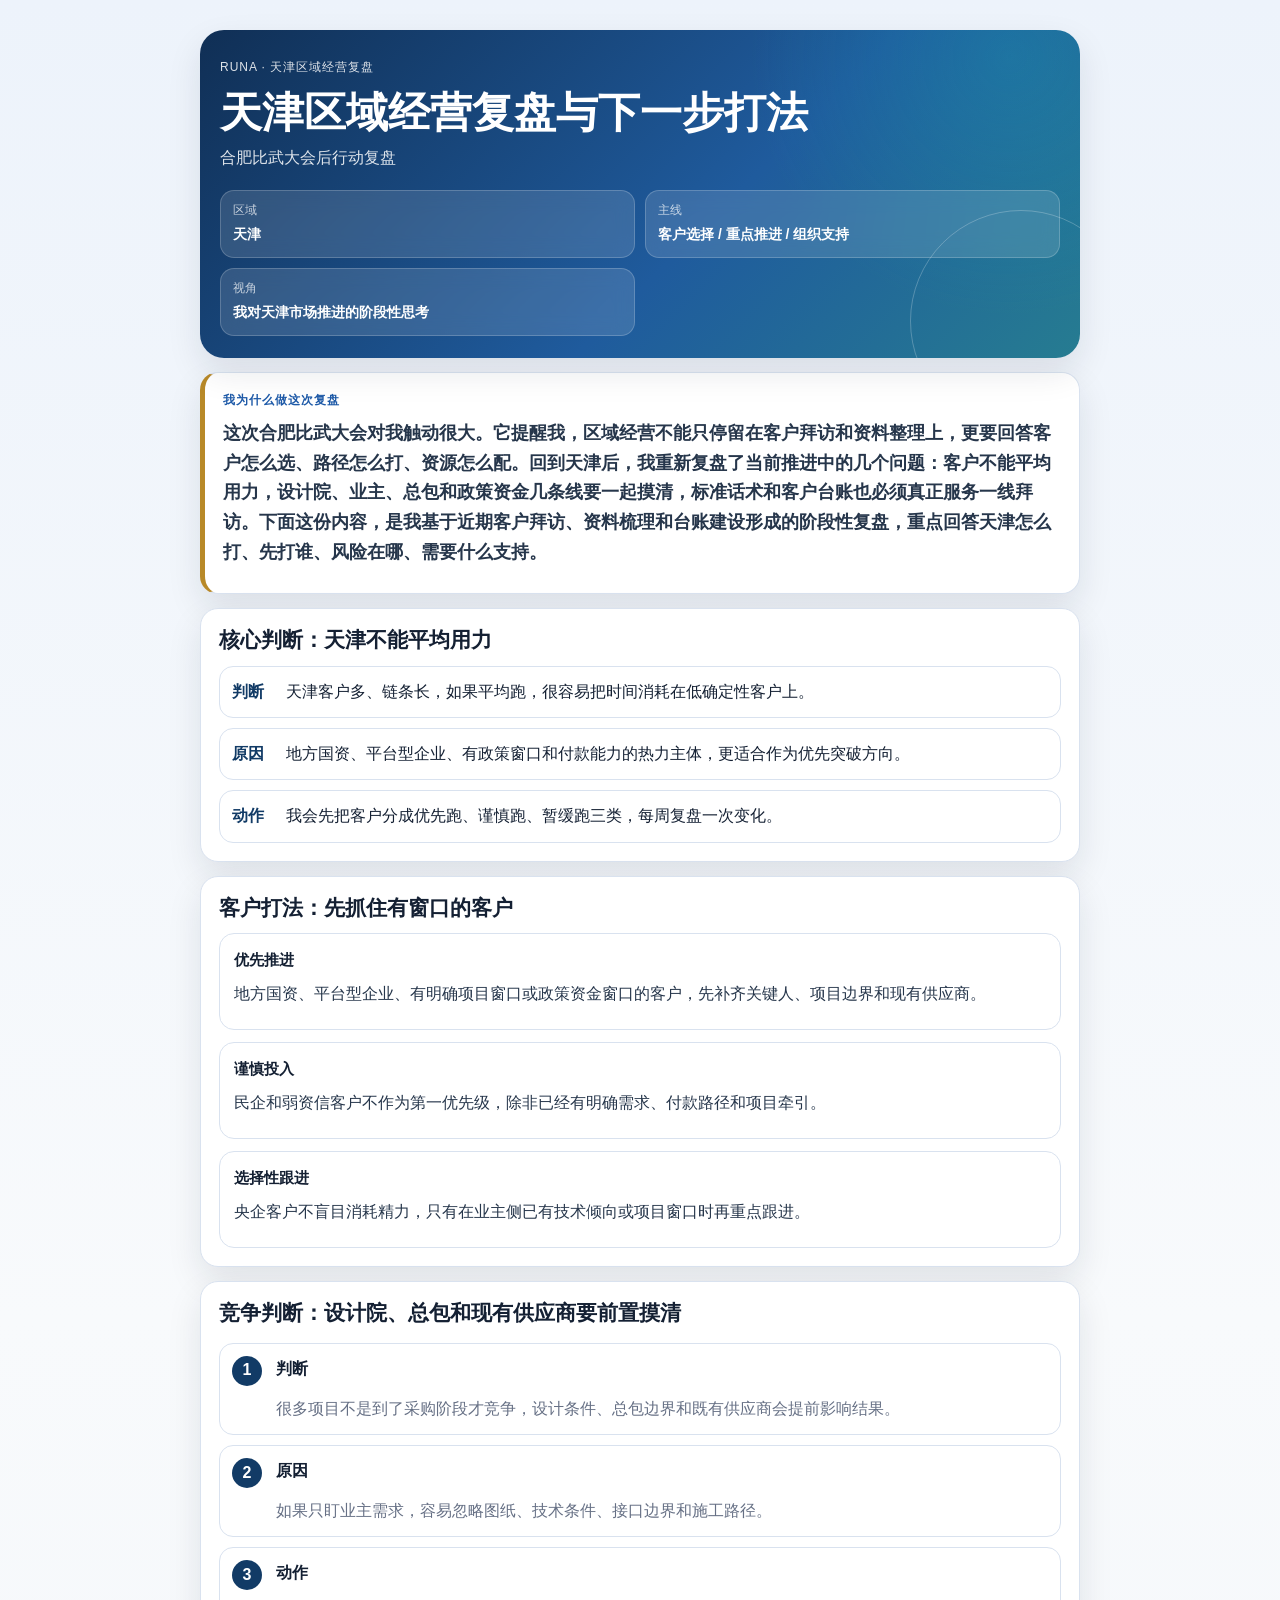
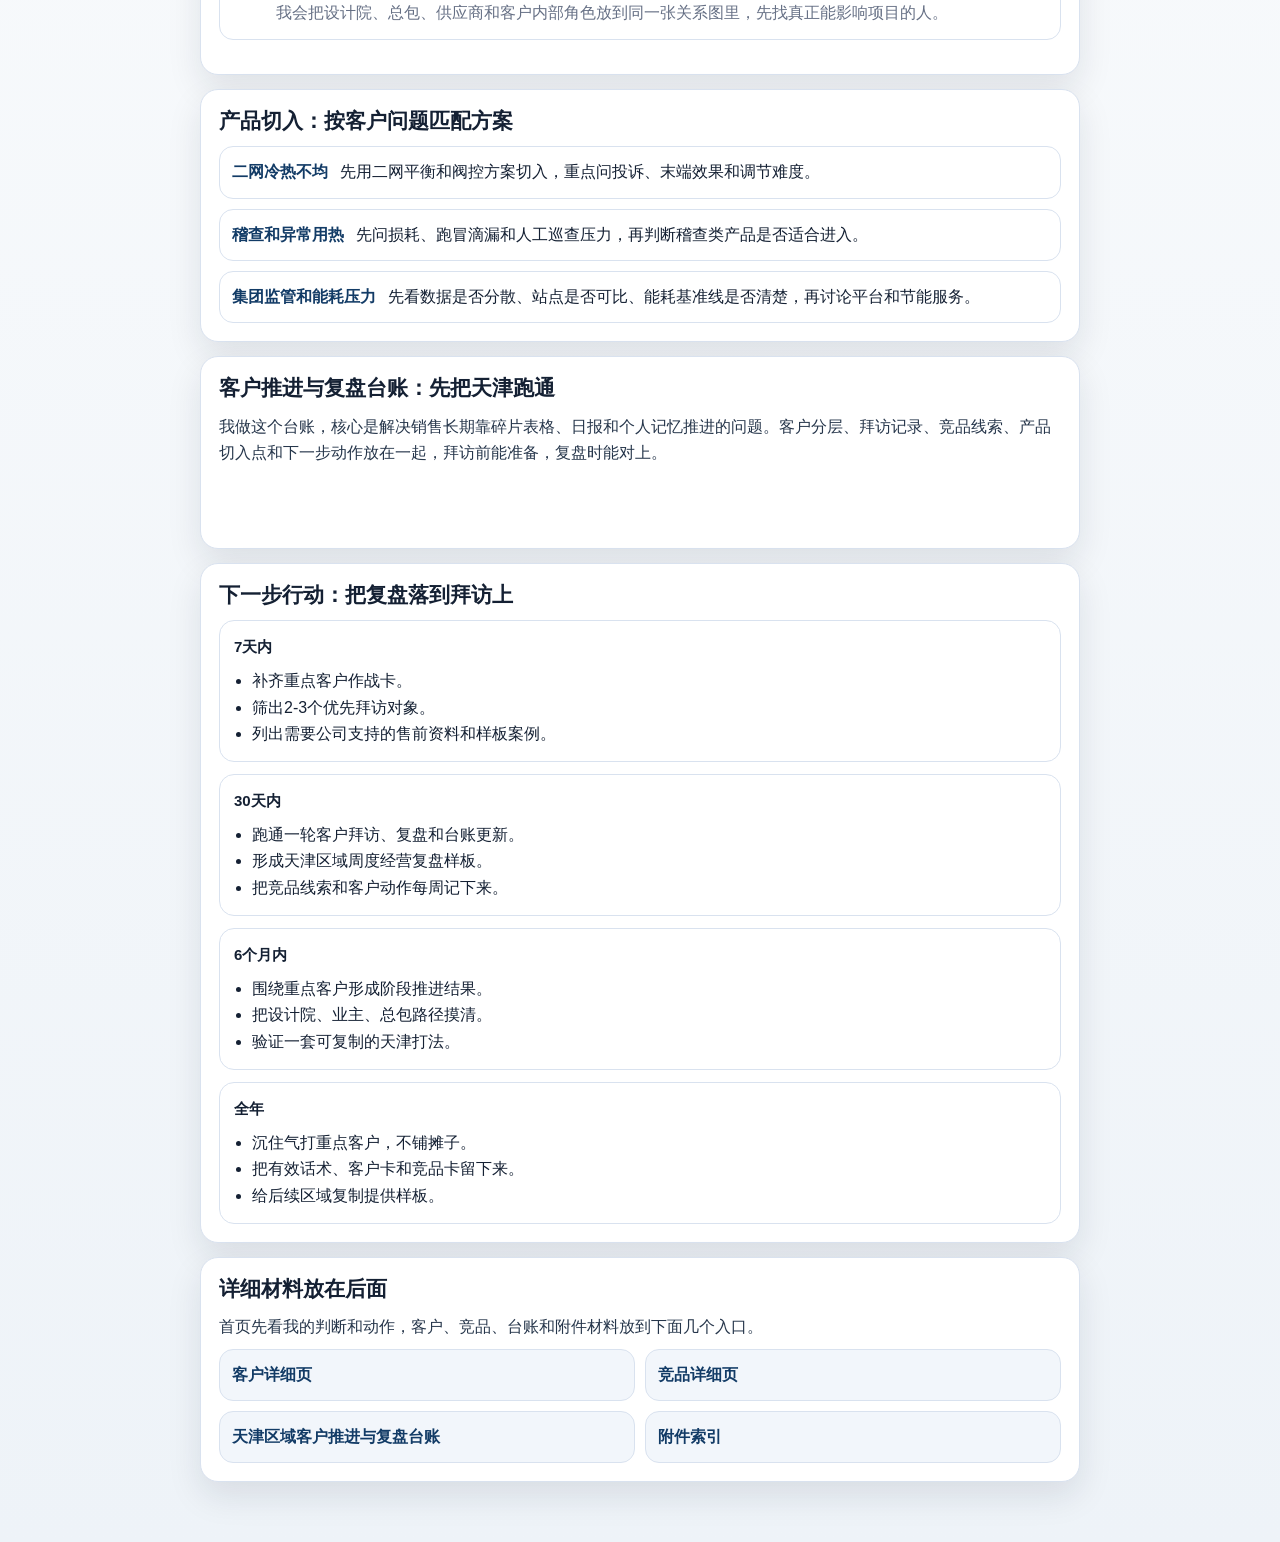
<file: index.html>
<!doctype html>
<html lang="zh-CN">
<head>
  <meta charset="utf-8">
  <meta name="viewport" content="width=device-width, initial-scale=1, viewport-fit=cover">
  <title>天津区域经营复盘与下一步打法</title>
  <link rel="stylesheet" href="assets/style.css">
</head>
<body>
<main class="page">
  <section class="hero">
    <div class="hero-mark">RUNA · 天津区域经营复盘</div>
    <h1>天津区域经营复盘与下一步打法</h1>
    <p class="subtitle">合肥比武大会后行动复盘</p>
    <div class="info-grid">
      <div><span>区域</span><b>天津</b></div>
      <div><span>主线</span><b>客户选择 / 重点推进 / 组织支持</b></div>
      <div><span>视角</span><b>我对天津市场推进的阶段性思考</b></div>
    </div>
  </section>

  <section class="judgement">
    <div class="eyebrow">我为什么做这次复盘</div>
    <p>这次合肥比武大会对我触动很大。它提醒我，区域经营不能只停留在客户拜访和资料整理上，更要回答客户怎么选、路径怎么打、资源怎么配。回到天津后，我重新复盘了当前推进中的几个问题：客户不能平均用力，设计院、业主、总包和政策资金几条线要一起摸清，标准话术和客户台账也必须真正服务一线拜访。下面这份内容，是我基于近期客户拜访、资料梳理和台账建设形成的阶段性复盘，重点回答天津怎么打、先打谁、风险在哪、需要什么支持。</p>
  </section>

  <section class="section">
    <h2>核心判断：天津不能平均用力</h2>
    <div class="strategy-list">
      <div><b>判断</b><span>天津客户多、链条长，如果平均跑，很容易把时间消耗在低确定性客户上。</span></div>
      <div><b>原因</b><span>地方国资、平台型企业、有政策窗口和付款能力的热力主体，更适合作为优先突破方向。</span></div>
      <div><b>动作</b><span>我会先把客户分成优先跑、谨慎跑、暂缓跑三类，每周复盘一次变化。</span></div>
    </div>
  </section>

  <section class="section">
    <h2>客户打法：先抓住有窗口的客户</h2>
    <div class="plan">
      <article class="plan-card"><h3>优先推进</h3><p>地方国资、平台型企业、有明确项目窗口或政策资金窗口的客户，先补齐关键人、项目边界和现有供应商。</p></article>
      <article class="plan-card"><h3>谨慎投入</h3><p>民企和弱资信客户不作为第一优先级，除非已经有明确需求、付款路径和项目牵引。</p></article>
      <article class="plan-card"><h3>选择性跟进</h3><p>央企客户不盲目消耗精力，只有在业主侧已有技术倾向或项目窗口时再重点跟进。</p></article>
    </div>
  </section>

  <section class="section">
    <h2>竞争判断：设计院、总包和现有供应商要前置摸清</h2>
    <ol class="timeline">
      <li><b>判断</b><span>很多项目不是到了采购阶段才竞争，设计条件、总包边界和既有供应商会提前影响结果。</span></li>
      <li><b>原因</b><span>如果只盯业主需求，容易忽略图纸、技术条件、接口边界和施工路径。</span></li>
      <li><b>动作</b><span>我会把设计院、总包、供应商和客户内部角色放到同一张关系图里，先找真正能影响项目的人。</span></li>
    </ol>
  </section>

  <section class="section">
    <h2>产品切入：按客户问题匹配方案</h2>
    <div class="strategy-list">
      <div><b>二网冷热不均</b><span>先用二网平衡和阀控方案切入，重点问投诉、末端效果和调节难度。</span></div>
      <div><b>稽查和异常用热</b><span>先问损耗、跑冒滴漏和人工巡查压力，再判断稽查类产品是否适合进入。</span></div>
      <div><b>集团监管和能耗压力</b><span>先看数据是否分散、站点是否可比、能耗基准线是否清楚，再讨论平台和节能服务。</span></div>
    </div>
  </section>

  <section class="section">
    <h2>客户推进与复盘台账：先把天津跑通</h2>
    <p>我做这个台账，核心是解决销售长期靠碎片表格、日报和个人记忆推进的问题。客户分层、拜访记录、竞品线索、产品切入点和下一步动作放在一起，拜访前能准备，复盘时能对上。</p>
    <div class="platform-points">
      <span>客户分层</span><span>拜访记录</span><span>竞品线索</span><span>产品切入点</span><span>下一步动作</span>
    </div>
  </section>

  <section class="section">
    <h2>下一步行动：把复盘落到拜访上</h2>
    <div class="plan">
      <article class="plan-card"><h3>7天内</h3><ul><li>补齐重点客户作战卡。</li><li>筛出2-3个优先拜访对象。</li><li>列出需要公司支持的售前资料和样板案例。</li></ul></article>
      <article class="plan-card"><h3>30天内</h3><ul><li>跑通一轮客户拜访、复盘和台账更新。</li><li>形成天津区域周度经营复盘样板。</li><li>把竞品线索和客户动作每周记下来。</li></ul></article>
      <article class="plan-card"><h3>6个月内</h3><ul><li>围绕重点客户形成阶段推进结果。</li><li>把设计院、业主、总包路径摸清。</li><li>验证一套可复制的天津打法。</li></ul></article>
      <article class="plan-card"><h3>全年</h3><ul><li>沉住气打重点客户，不铺摊子。</li><li>把有效话术、客户卡和竞品卡留下来。</li><li>给后续区域复制提供样板。</li></ul></article>
    </div>
  </section>

  <section class="section attachments">
    <h2>详细材料放在后面</h2>
    <p>首页先看我的判断和动作，客户、竞品、台账和附件材料放到下面几个入口。</p>
    <div class="link-grid">
      <a href="pages/customers.html">客户详细页</a>
      <a href="pages/competitors.html">竞品详细页</a>
      <a href="pages/platform.html">天津区域客户推进与复盘台账</a>
      <a href="pages/appendix.html">附件索引</a>
    </div>
  </section>
</main>
<button class="to-top" type="button" aria-label="回到顶部">↑</button>
<script src="assets/app.js"></script>
</body>
</html>
</file>
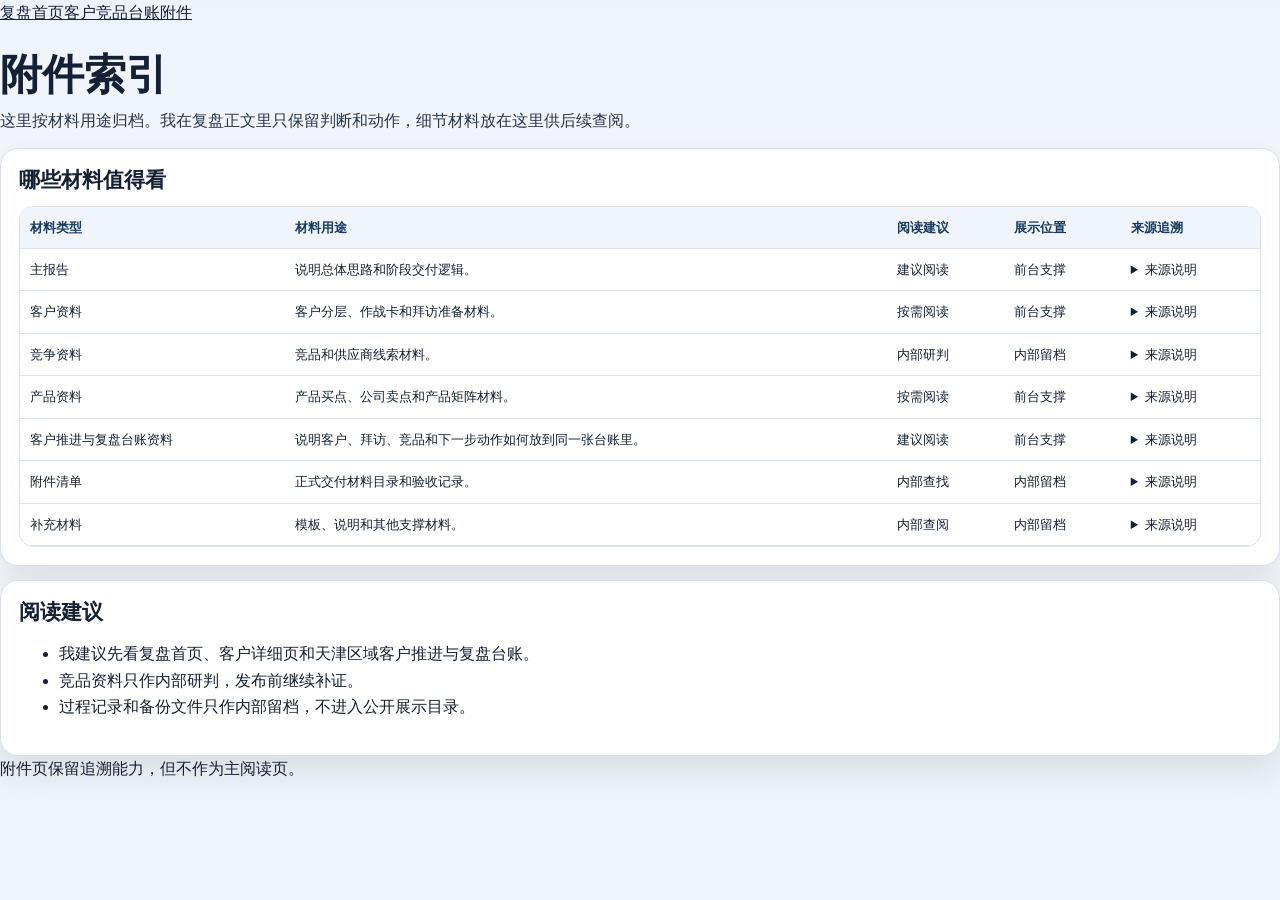
<file: pages/appendix.html>
<!doctype html>
<html lang="zh-CN">
<head><meta charset="utf-8"><meta name="viewport" content="width=device-width, initial-scale=1"><title>附件索引</title><link rel="stylesheet" href="../assets/style.css"></head>
<body>
<nav class="topnav"><a href="../index.html">复盘首页</a><a href="../pages/customers.html">客户</a><a href="../pages/competitors.html">竞品</a><a href="../pages/platform.html">台账</a><a href="../pages/appendix.html">附件</a></nav>
<main class="report subpage">
  <header class="page-head"><h1>附件索引</h1><p>这里按材料用途归档。我在复盘正文里只保留判断和动作，细节材料放在这里供后续查阅。</p></header>
  <section class="section"><h2>哪些材料值得看</h2><div class="table-wrap"><table><thead><tr><th>材料类型</th><th>材料用途</th><th>阅读建议</th><th>展示位置</th><th>来源追溯</th></tr></thead><tbody>
  <tr><td>主报告</td><td>说明总体思路和阶段交付逻辑。</td><td>建议阅读</td><td>前台支撑</td><td><details><summary>来源说明</summary>来自5月13日阶段材料中的主报告与主控文档说明材料。</details></td></tr>
  <tr><td>客户资料</td><td>客户分层、作战卡和拜访准备材料。</td><td>按需阅读</td><td>前台支撑</td><td><details><summary>来源说明</summary>来自天津区域阶段材料、客户分层材料、作战卡说明和验收记录。详细材料保留在本地附件清单中。</details></td></tr>
  <tr><td>竞争资料</td><td>竞品和供应商线索材料。</td><td>内部研判</td><td>内部留档</td><td><details><summary>来源说明</summary>来自产品卖点、供应商线索和竞争分析相关材料。发布前建议继续补证。</details></td></tr>
  <tr><td>产品资料</td><td>产品买点、公司卖点和产品矩阵材料。</td><td>按需阅读</td><td>前台支撑</td><td><details><summary>来源说明</summary>来自产品买点卖点表、公司卖点材料和产品矩阵说明。</details></td></tr>
  <tr><td>客户推进与复盘台账资料</td><td>说明客户、拜访、竞品和下一步动作如何放到同一张台账里。</td><td>建议阅读</td><td>前台支撑</td><td><details><summary>来源说明</summary>来自天津区域客户推进、复盘台账和阶段验收材料。</details></td></tr>
  <tr><td>附件清单</td><td>正式交付材料目录和验收记录。</td><td>内部查找</td><td>内部留档</td><td><details><summary>来源说明</summary>来自历次交付目录、附件清单和验收报告。用于查找文件，不在复盘首页展开。</details></td></tr>
  <tr><td>补充材料</td><td>模板、说明和其他支撑材料。</td><td>内部查阅</td><td>内部留档</td><td><details><summary>来源说明</summary>来自主控文档、模板说明和内部复用材料。</details></td></tr>
  </tbody></table></div></section>
  <section class="section"><h2>阅读建议</h2><ul class="clean-list"><li>我建议先看复盘首页、客户详细页和天津区域客户推进与复盘台账。</li><li>竞品资料只作内部研判，发布前继续补证。</li><li>过程记录和备份文件只作内部留档，不进入公开展示目录。</li></ul></section>
</main>
<button class="to-top" aria-label="返回顶部">↑</button><footer class="footer">附件页保留追溯能力，但不作为主阅读页。</footer><script src="../assets/app.js"></script>
</body></html>
</file>
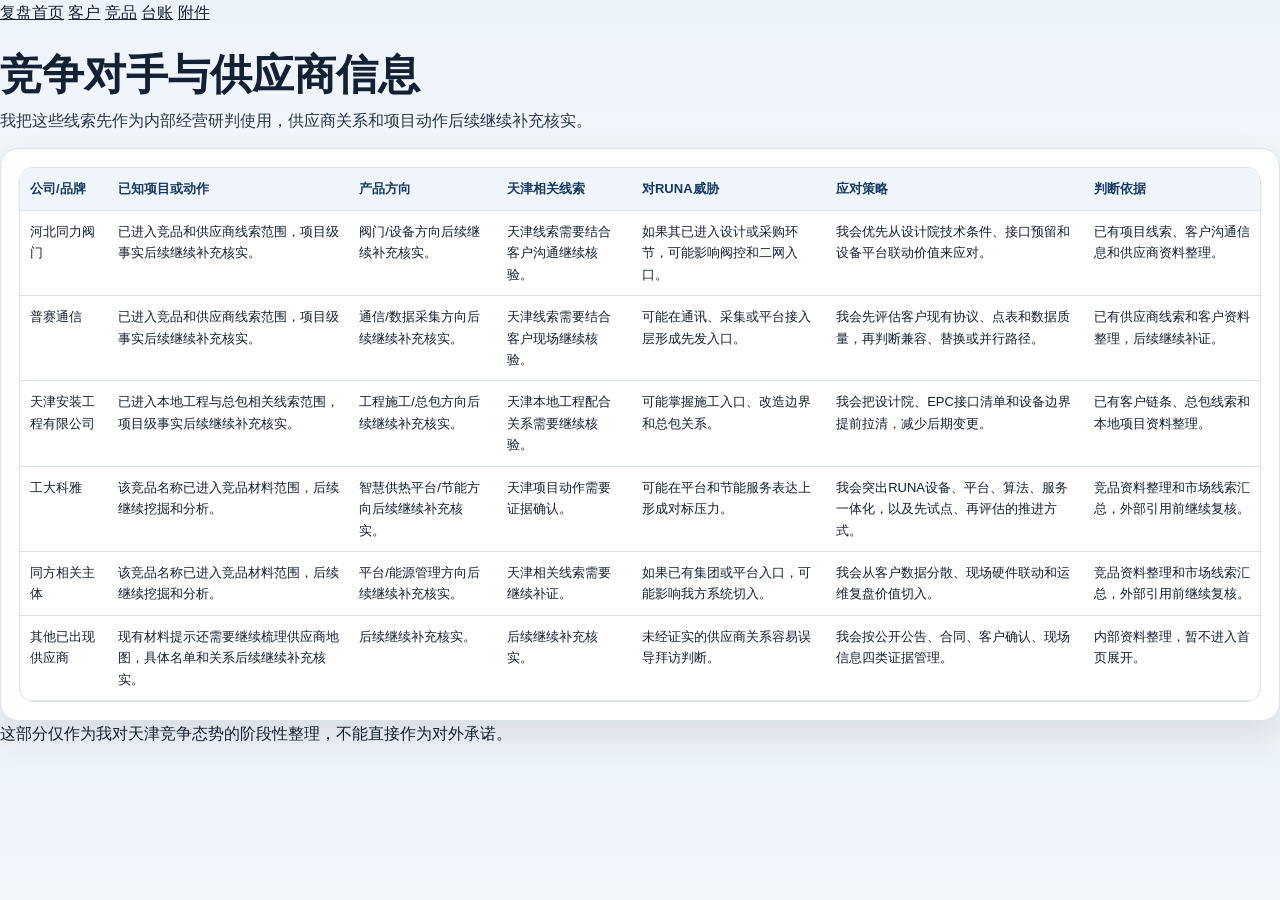
<file: pages/competitors.html>
<!doctype html>
<html lang="zh-CN">
<head>
  <meta charset="utf-8">
  <meta name="viewport" content="width=device-width, initial-scale=1">
  <title>竞争分析资料</title>
  <link rel="stylesheet" href="../assets/style.css">
</head>
<body>
<nav class="topnav">
  <a href="../index.html">复盘首页</a>
  <a href="../pages/customers.html">客户</a>
  <a href="../pages/competitors.html">竞品</a>
  <a href="../pages/platform.html">台账</a>
  <a href="../pages/appendix.html">附件</a>
</nav>
<main class="report subpage">
  <header class="page-head"><h1>竞争对手与供应商信息</h1><p>我把这些线索先作为内部经营研判使用，供应商关系和项目动作后续继续补充核实。</p></header>
  <section class="section"><div class="table-wrap"><table><thead><tr><th>公司/品牌</th><th>已知项目或动作</th><th>产品方向</th><th>天津相关线索</th><th>对RUNA威胁</th><th>应对策略</th><th>判断依据</th></tr></thead><tbody>
  <tr><td>河北同力阀门</td><td>已进入竞品和供应商线索范围，项目级事实后续继续补充核实。</td><td>阀门/设备方向后续继续补充核实。</td><td>天津线索需要结合客户沟通继续核验。</td><td>如果其已进入设计或采购环节，可能影响阀控和二网入口。</td><td>我会优先从设计院技术条件、接口预留和设备平台联动价值来应对。</td><td>已有项目线索、客户沟通信息和供应商资料整理。</td></tr>
  <tr><td>普赛通信</td><td>已进入竞品和供应商线索范围，项目级事实后续继续补充核实。</td><td>通信/数据采集方向后续继续补充核实。</td><td>天津线索需要结合客户现场继续核验。</td><td>可能在通讯、采集或平台接入层形成先发入口。</td><td>我会先评估客户现有协议、点表和数据质量，再判断兼容、替换或并行路径。</td><td>已有供应商线索和客户资料整理，后续继续补证。</td></tr>
  <tr><td>天津安装工程有限公司</td><td>已进入本地工程与总包相关线索范围，项目级事实后续继续补充核实。</td><td>工程施工/总包方向后续继续补充核实。</td><td>天津本地工程配合关系需要继续核验。</td><td>可能掌握施工入口、改造边界和总包关系。</td><td>我会把设计院、EPC接口清单和设备边界提前拉清，减少后期变更。</td><td>已有客户链条、总包线索和本地项目资料整理。</td></tr>
  <tr><td>工大科雅</td><td>该竞品名称已进入竞品材料范围，后续继续挖掘和分析。</td><td>智慧供热平台/节能方向后续继续补充核实。</td><td>天津项目动作需要证据确认。</td><td>可能在平台和节能服务表达上形成对标压力。</td><td>我会突出RUNA设备、平台、算法、服务一体化，以及先试点、再评估的推进方式。</td><td>竞品资料整理和市场线索汇总，外部引用前继续复核。</td></tr>
  <tr><td>同方相关主体</td><td>该竞品名称已进入竞品材料范围，后续继续挖掘和分析。</td><td>平台/能源管理方向后续继续补充核实。</td><td>天津相关线索需要继续补证。</td><td>如果已有集团或平台入口，可能影响我方系统切入。</td><td>我会从客户数据分散、现场硬件联动和运维复盘价值切入。</td><td>竞品资料整理和市场线索汇总，外部引用前继续复核。</td></tr>
  <tr><td>其他已出现供应商</td><td>现有材料提示还需要继续梳理供应商地图，具体名单和关系后续继续补充核实。</td><td>后续继续补充核实。</td><td>后续继续补充核实。</td><td>未经证实的供应商关系容易误导拜访判断。</td><td>我会按公开公告、合同、客户确认、现场信息四类证据管理。</td><td>内部资料整理，暂不进入首页展开。</td></tr>
  </tbody></table></div></section>
</main><button class="to-top" aria-label="返回顶部">↑</button>
<footer class="footer">这部分仅作为我对天津竞争态势的阶段性整理，不能直接作为对外承诺。</footer>
<script src="../assets/app.js"></script>
</body>
</html>
</file>
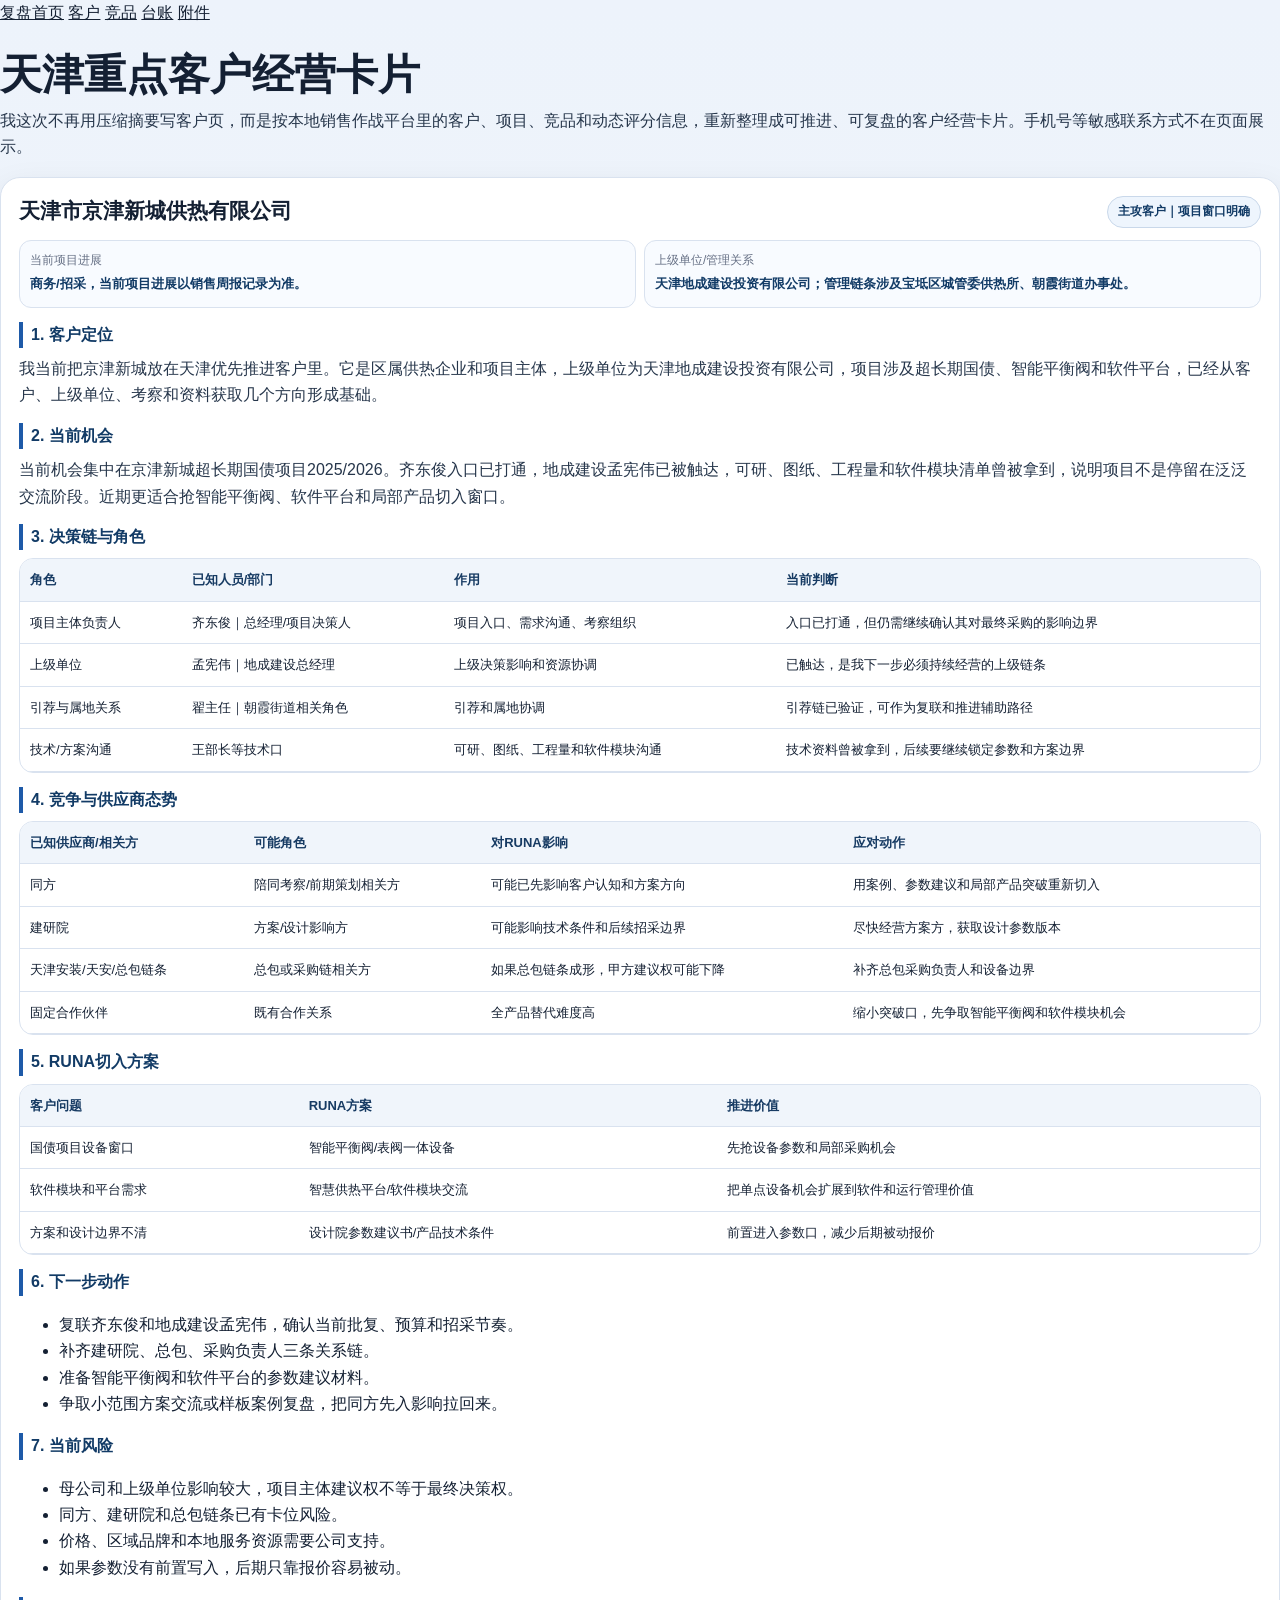
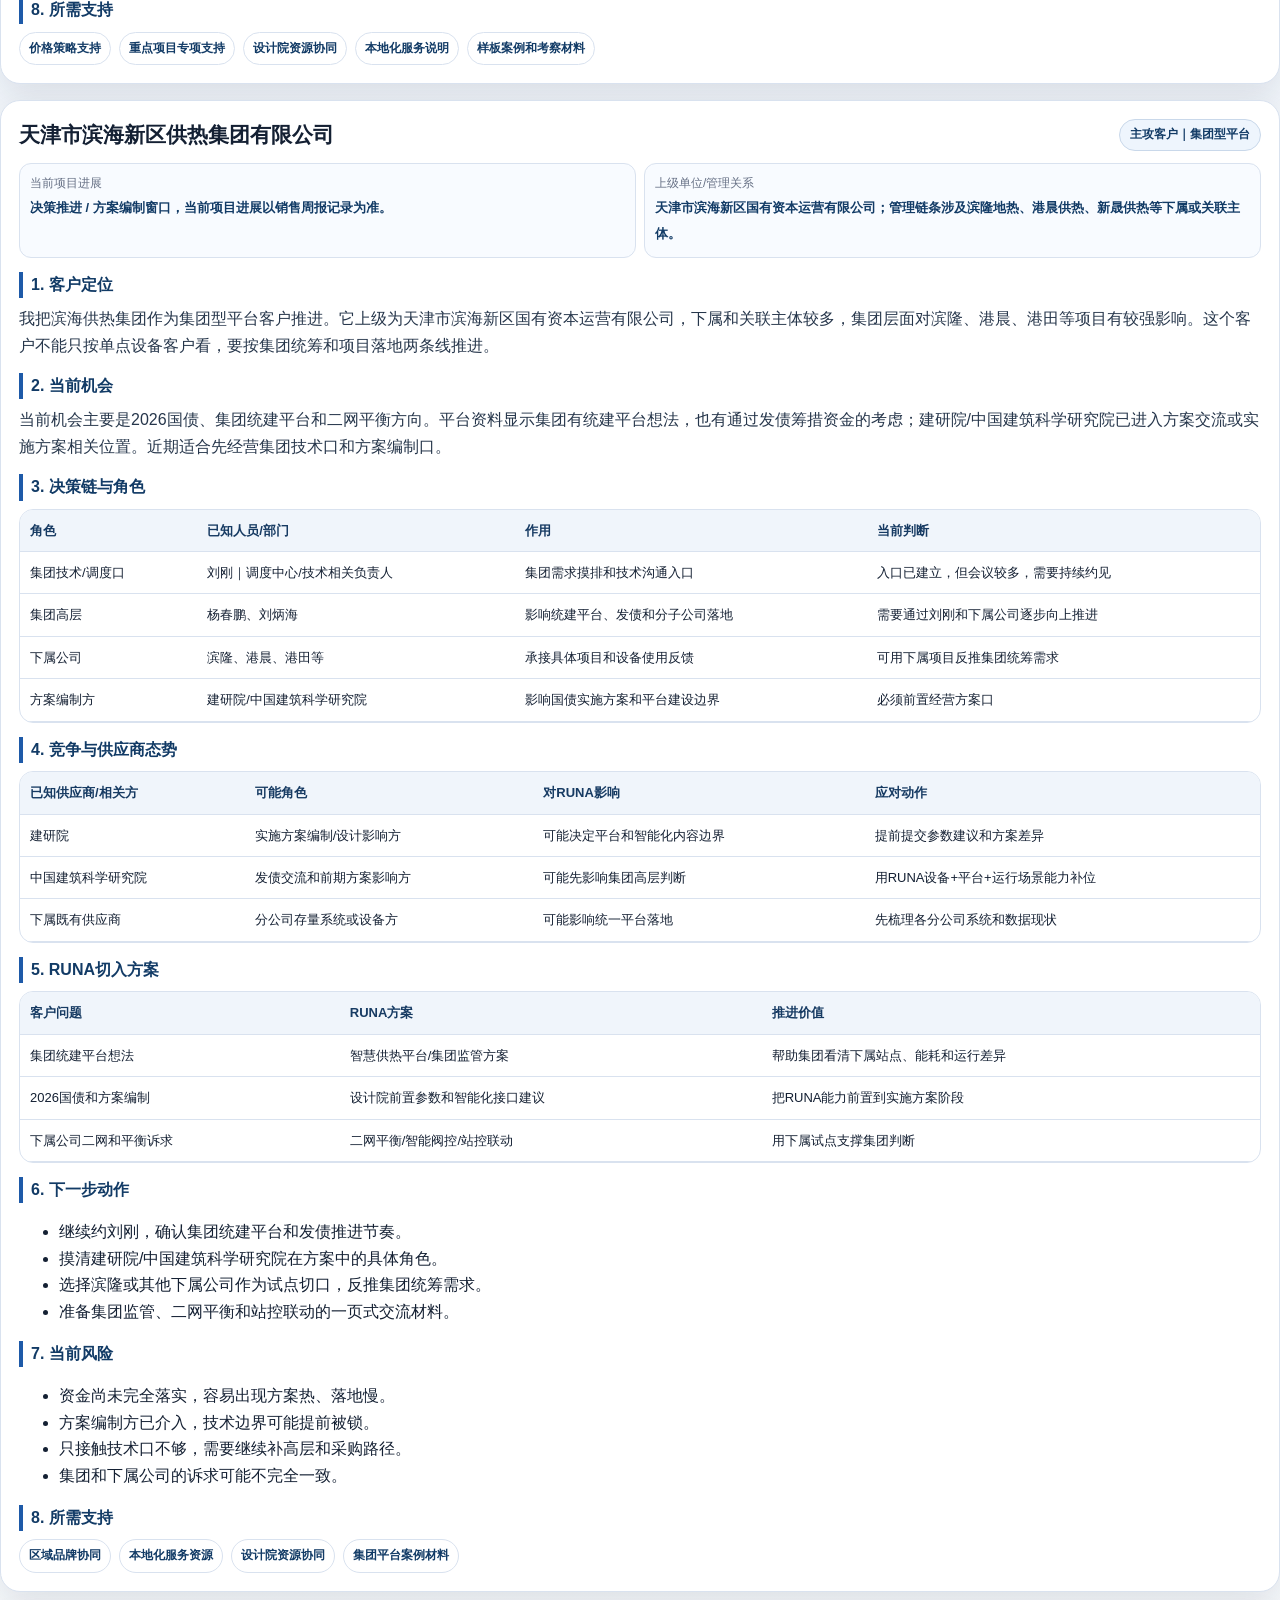
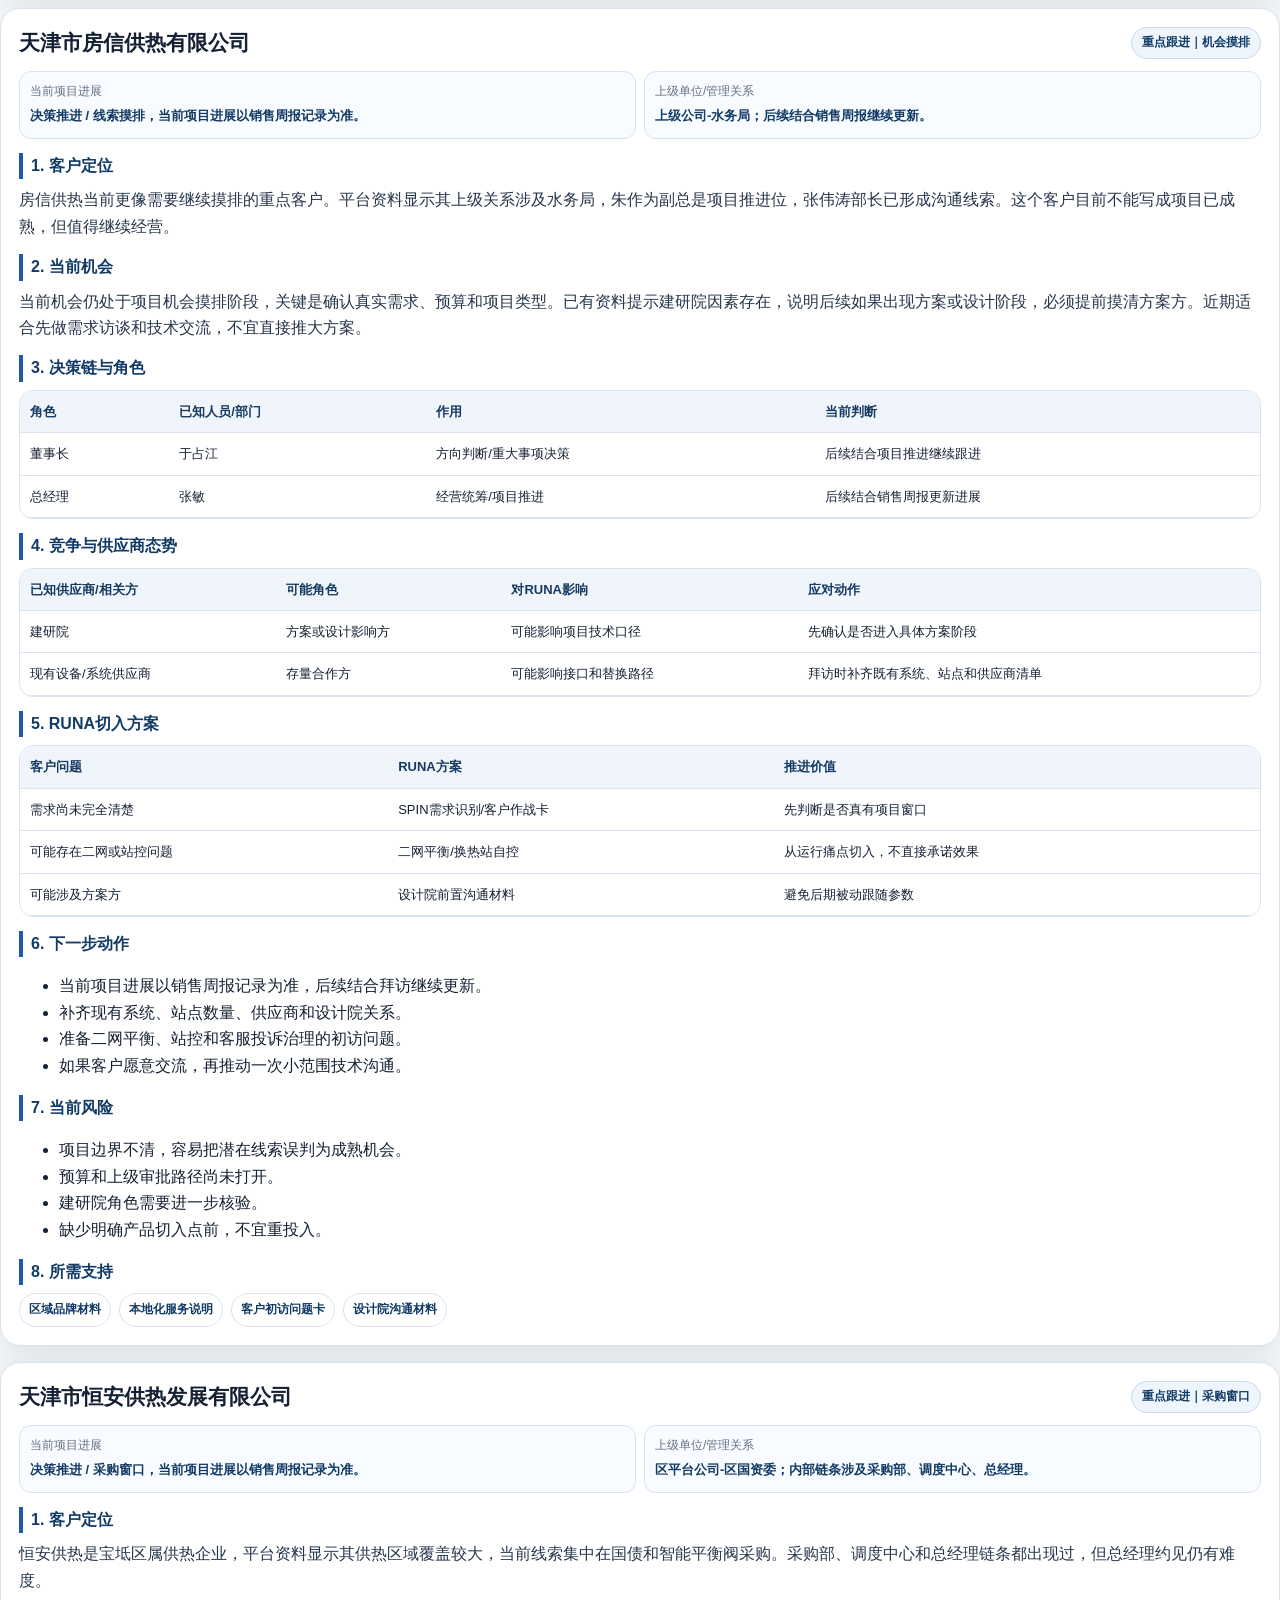
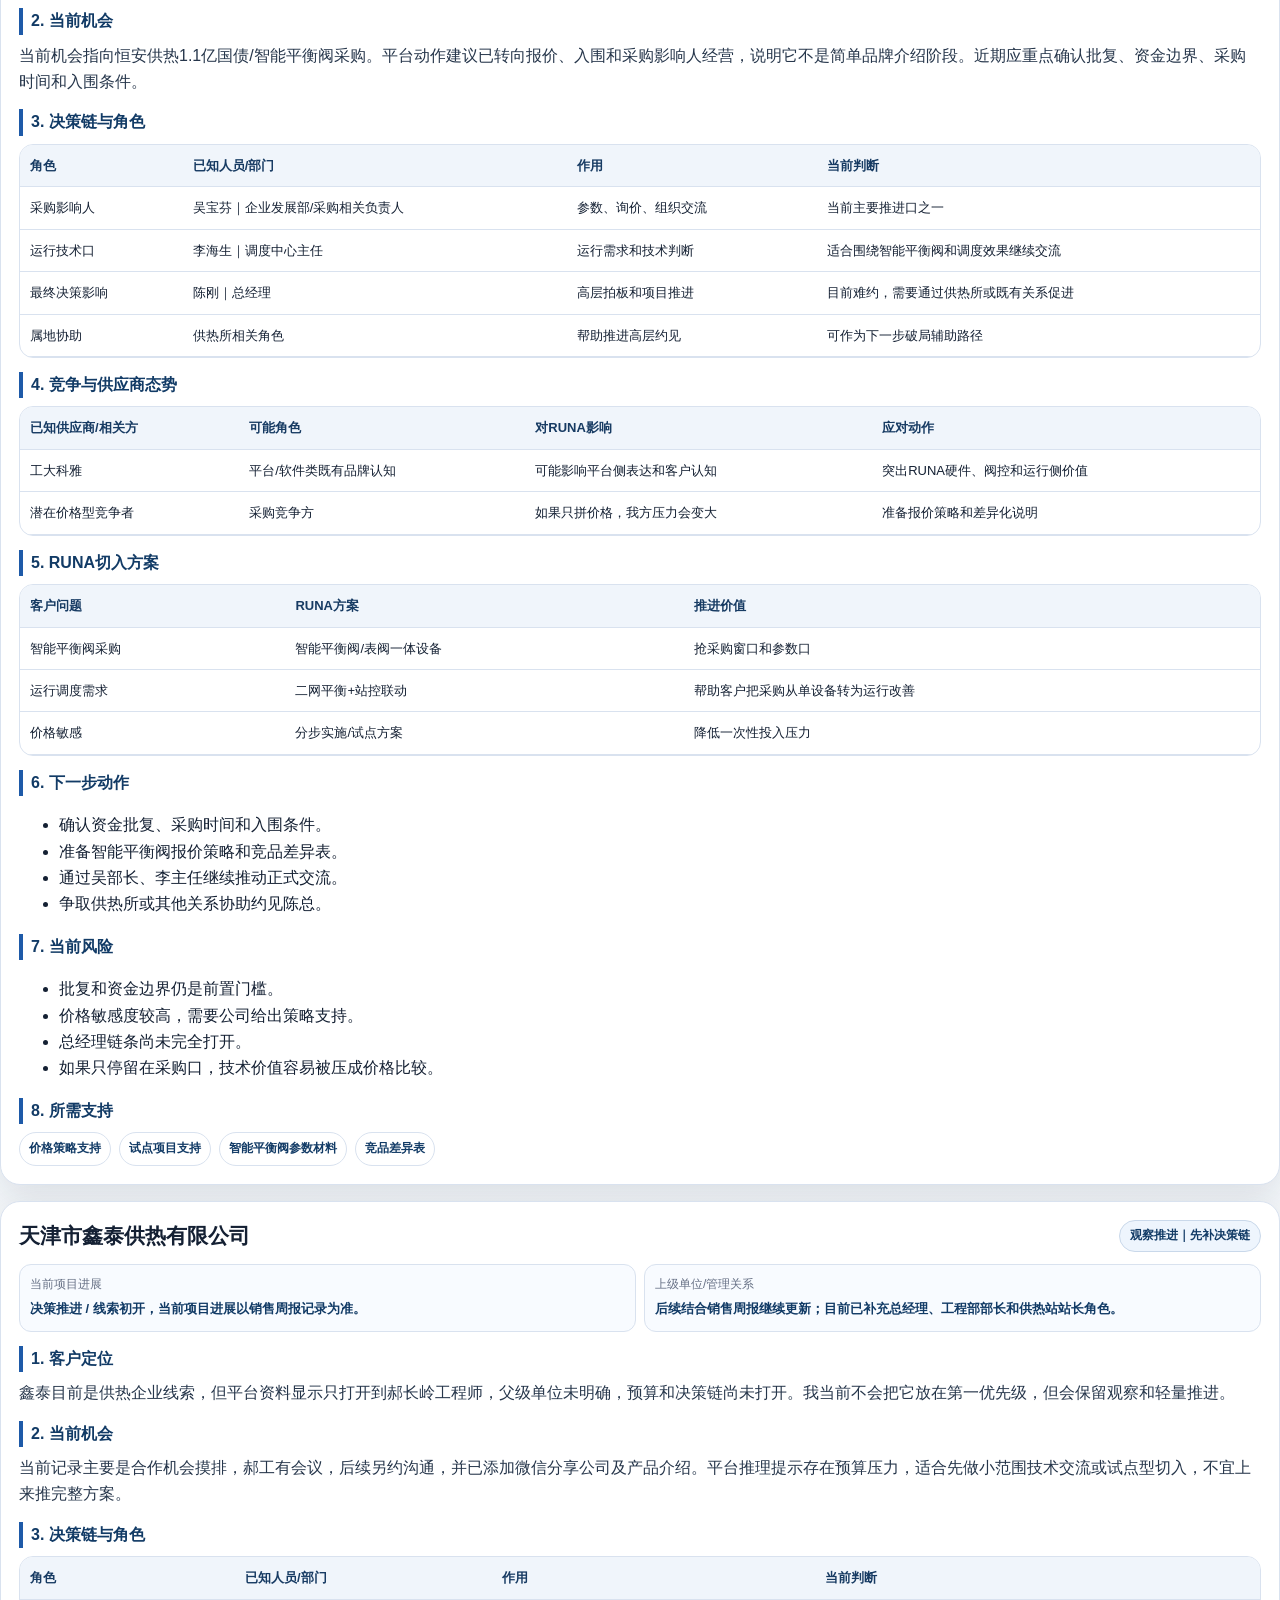
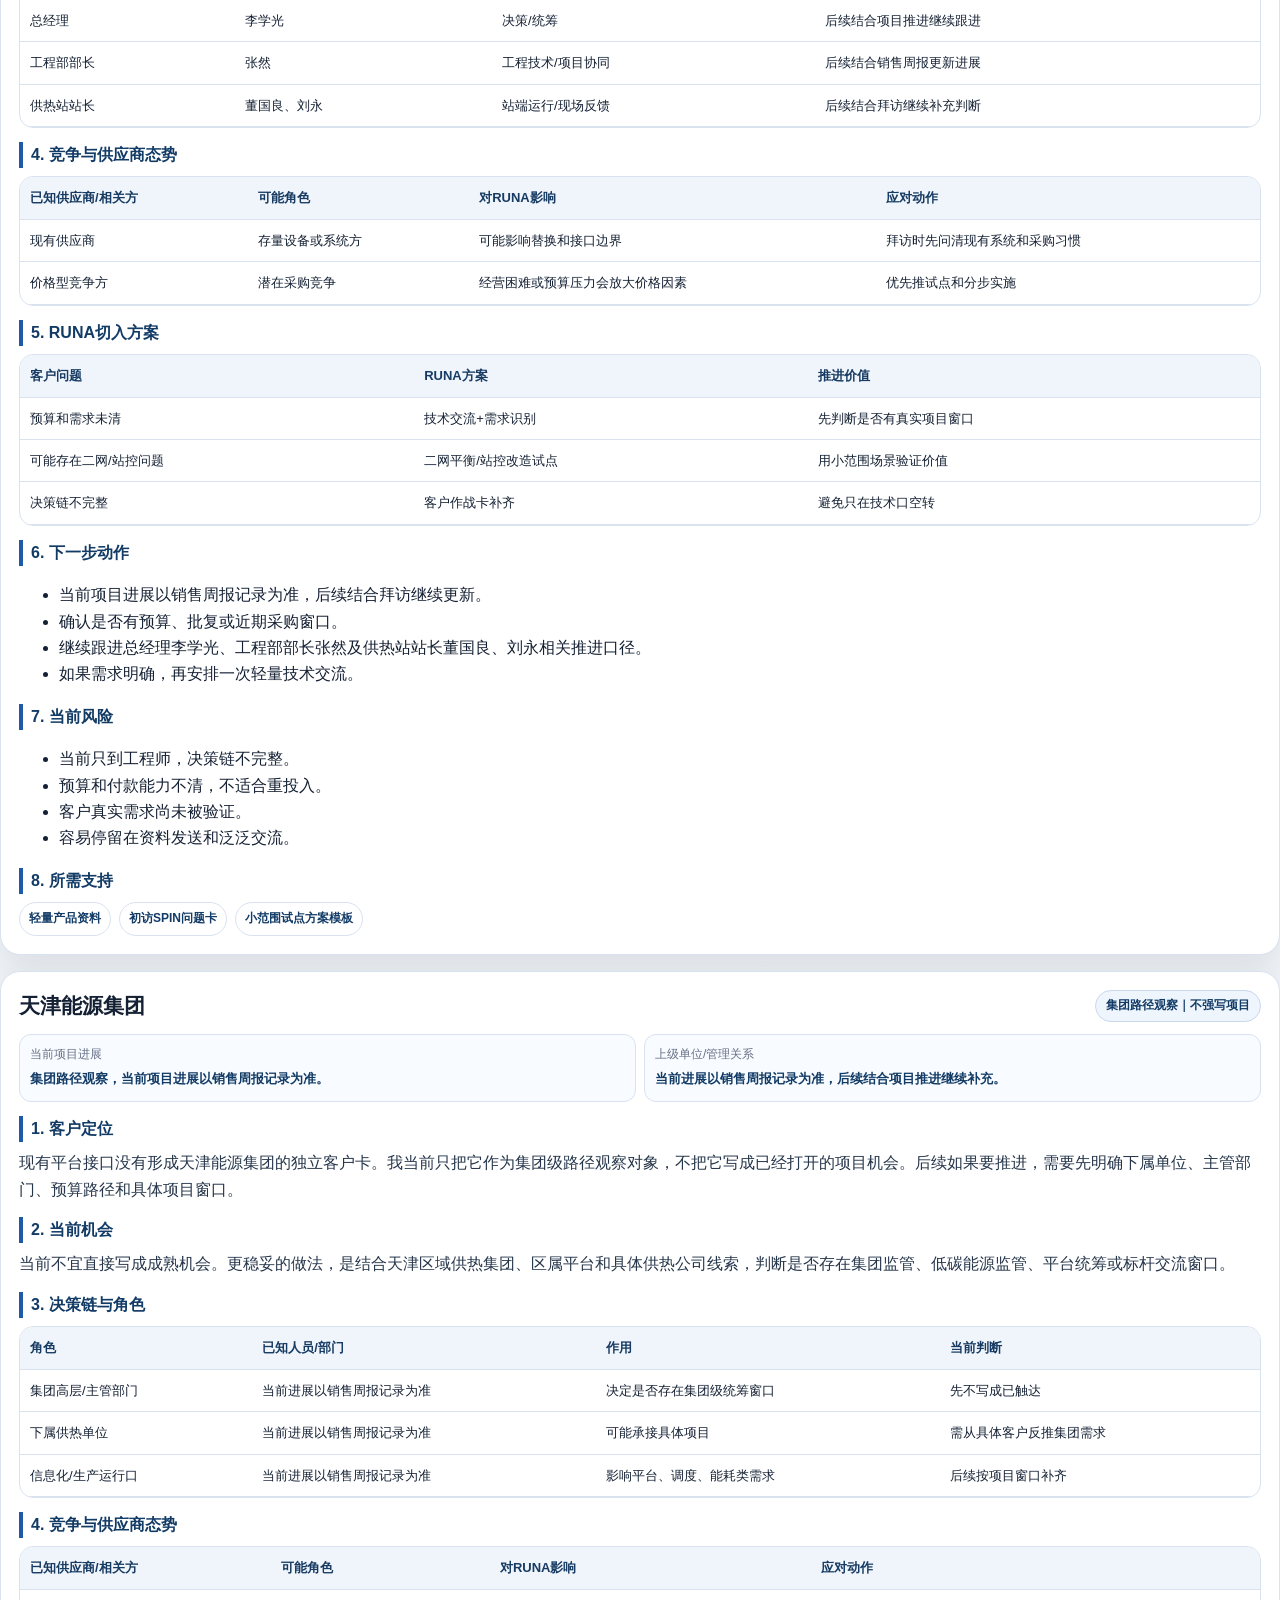
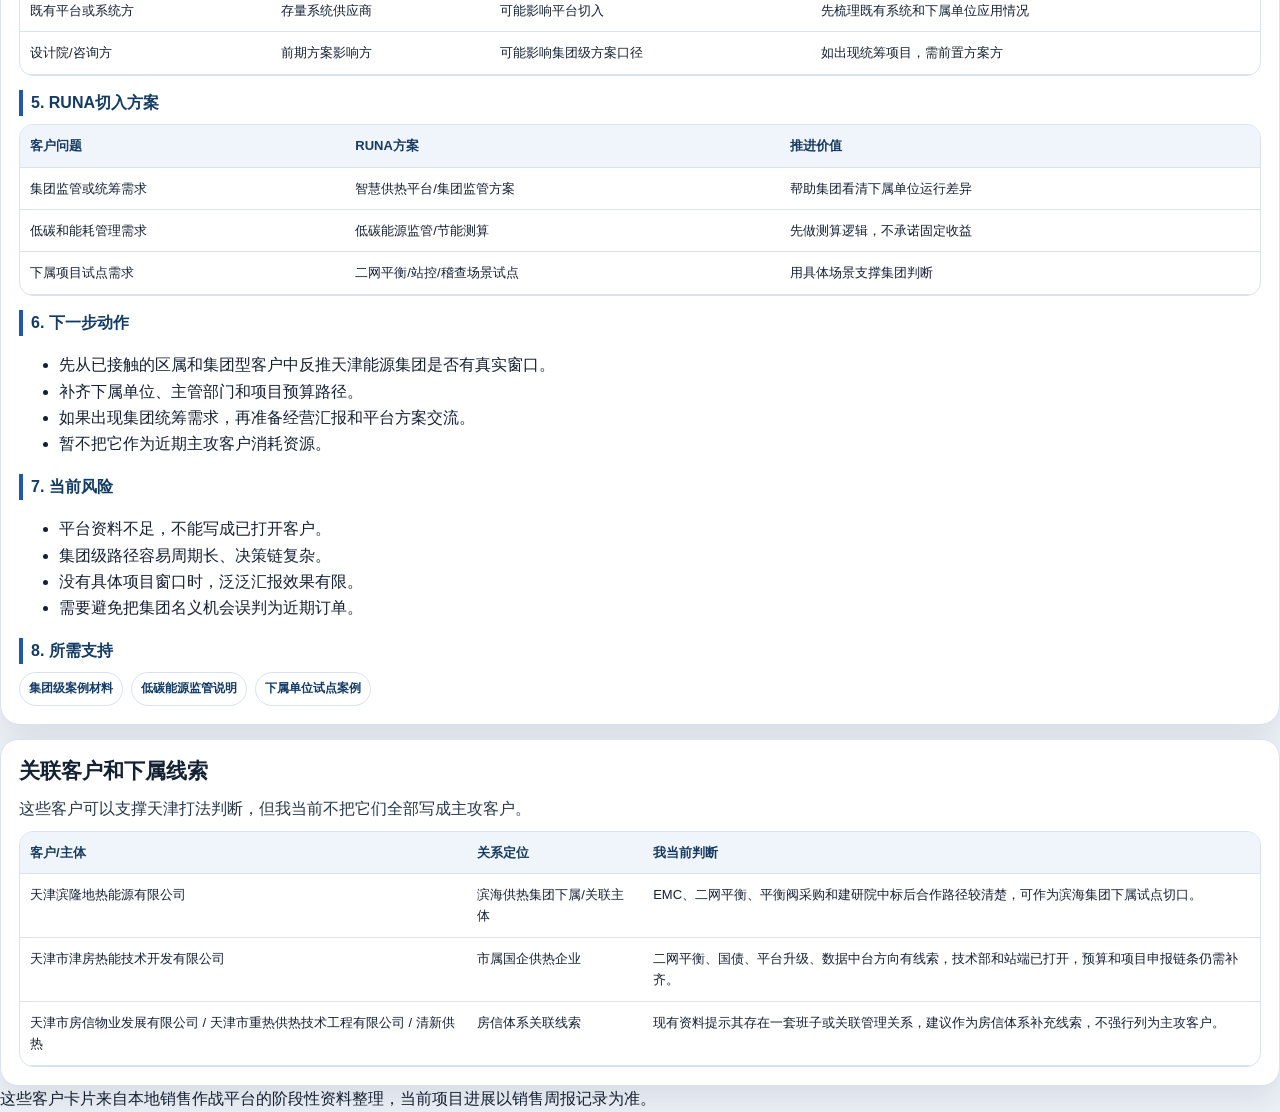
<file: pages/customers.html>
<!doctype html>
<html lang="zh-CN">
<head>
  <meta charset="utf-8">
  <meta name="viewport" content="width=device-width, initial-scale=1">
  <title>天津重点客户经营卡片</title>
  <link rel="stylesheet" href="../assets/style.css">
  <style>
    .customer-card{background:#fff;border:1px solid var(--line);box-shadow:var(--shadow);border-radius:20px;padding:18px;margin-top:16px}
    .customer-head{display:flex;flex-direction:column;gap:8px;margin-bottom:12px}
    .customer-head h2{margin:0}.badge{display:inline-flex;align-self:flex-start;border:1px solid #c9d8ea;background:#eef5fd;color:#123b66;border-radius:999px;padding:5px 10px;font-size:12px;font-weight:700}
    .meta-grid{display:grid;grid-template-columns:1fr;gap:8px;margin:12px 0}.meta-grid div{border:1px solid var(--line);border-radius:12px;background:#f8fbff;padding:10px}.meta-grid span{display:block;font-size:12px;color:var(--muted)}.meta-grid b{font-size:13px;color:var(--deep)}
    .block{margin-top:14px}.block h3{font-size:16px;color:var(--deep);border-left:4px solid var(--blue);padding-left:8px;margin:0 0 8px}.block p{margin:6px 0}.support-list{display:flex;flex-wrap:wrap;gap:8px}.support-list span{border:1px solid var(--line);border-radius:999px;background:#fff;padding:6px 9px;font-size:12px;color:var(--deep);font-weight:650}
    @media (min-width:720px){.meta-grid{grid-template-columns:1fr 1fr}.customer-head{flex-direction:row;align-items:center;justify-content:space-between}}
  </style>
</head>
<body>
<nav class="topnav">
  <a href="../index.html">复盘首页</a>
  <a href="../pages/customers.html">客户</a>
  <a href="../pages/competitors.html">竞品</a>
  <a href="../pages/platform.html">台账</a>
  <a href="../pages/appendix.html">附件</a>
</nav>
<main class="report subpage">
  <header class="page-head"><h1>天津重点客户经营卡片</h1><p>我这次不再用压缩摘要写客户页，而是按本地销售作战平台里的客户、项目、竞品和动态评分信息，重新整理成可推进、可复盘的客户经营卡片。手机号等敏感联系方式不在页面展示。</p></header>
  <section class="customer-card">
    <div class="customer-head"><h2>天津市京津新城供热有限公司</h2><span class="badge">主攻客户｜项目窗口明确</span></div>
    <div class="meta-grid"><div><span>当前项目进展</span><b>商务/招采，当前项目进展以销售周报记录为准。</b></div><div><span>上级单位/管理关系</span><b>天津地成建设投资有限公司；管理链条涉及宝坻区城管委供热所、朝霞街道办事处。</b></div></div>
    <div class="block"><h3>1. 客户定位</h3><p>我当前把京津新城放在天津优先推进客户里。它是区属供热企业和项目主体，上级单位为天津地成建设投资有限公司，项目涉及超长期国债、智能平衡阀和软件平台，已经从客户、上级单位、考察和资料获取几个方向形成基础。</p></div>
    <div class="block"><h3>2. 当前机会</h3><p>当前机会集中在京津新城超长期国债项目2025/2026。齐东俊入口已打通，地成建设孟宪伟已被触达，可研、图纸、工程量和软件模块清单曾被拿到，说明项目不是停留在泛泛交流阶段。近期更适合抢智能平衡阀、软件平台和局部产品切入窗口。</p></div>
    <div class="block"><h3>3. 决策链与角色</h3><div class="table-wrap"><table><thead><tr><th>角色</th><th>已知人员/部门</th><th>作用</th><th>当前判断</th></tr></thead><tbody><tr><td>项目主体负责人</td><td>齐东俊｜总经理/项目决策人</td><td>项目入口、需求沟通、考察组织</td><td>入口已打通，但仍需继续确认其对最终采购的影响边界</td></tr><tr><td>上级单位</td><td>孟宪伟｜地成建设总经理</td><td>上级决策影响和资源协调</td><td>已触达，是我下一步必须持续经营的上级链条</td></tr><tr><td>引荐与属地关系</td><td>翟主任｜朝霞街道相关角色</td><td>引荐和属地协调</td><td>引荐链已验证，可作为复联和推进辅助路径</td></tr><tr><td>技术/方案沟通</td><td>王部长等技术口</td><td>可研、图纸、工程量和软件模块沟通</td><td>技术资料曾被拿到，后续要继续锁定参数和方案边界</td></tr></tbody></table></div></div>
    <div class="block"><h3>4. 竞争与供应商态势</h3><div class="table-wrap"><table><thead><tr><th>已知供应商/相关方</th><th>可能角色</th><th>对RUNA影响</th><th>应对动作</th></tr></thead><tbody><tr><td>同方</td><td>陪同考察/前期策划相关方</td><td>可能已先影响客户认知和方案方向</td><td>用案例、参数建议和局部产品突破重新切入</td></tr><tr><td>建研院</td><td>方案/设计影响方</td><td>可能影响技术条件和后续招采边界</td><td>尽快经营方案方，获取设计参数版本</td></tr><tr><td>天津安装/天安/总包链条</td><td>总包或采购链相关方</td><td>如果总包链条成形，甲方建议权可能下降</td><td>补齐总包采购负责人和设备边界</td></tr><tr><td>固定合作伙伴</td><td>既有合作关系</td><td>全产品替代难度高</td><td>缩小突破口，先争取智能平衡阀和软件模块机会</td></tr></tbody></table></div></div>
    <div class="block"><h3>5. RUNA切入方案</h3><div class="table-wrap"><table><thead><tr><th>客户问题</th><th>RUNA方案</th><th>推进价值</th></tr></thead><tbody><tr><td>国债项目设备窗口</td><td>智能平衡阀/表阀一体设备</td><td>先抢设备参数和局部采购机会</td></tr><tr><td>软件模块和平台需求</td><td>智慧供热平台/软件模块交流</td><td>把单点设备机会扩展到软件和运行管理价值</td></tr><tr><td>方案和设计边界不清</td><td>设计院参数建议书/产品技术条件</td><td>前置进入参数口，减少后期被动报价</td></tr></tbody></table></div></div>
    <div class="block"><h3>6. 下一步动作</h3><ul class="clean-list"><li>复联齐东俊和地成建设孟宪伟，确认当前批复、预算和招采节奏。</li><li>补齐建研院、总包、采购负责人三条关系链。</li><li>准备智能平衡阀和软件平台的参数建议材料。</li><li>争取小范围方案交流或样板案例复盘，把同方先入影响拉回来。</li></ul></div>
    <div class="block"><h3>7. 当前风险</h3><ul class="clean-list"><li>母公司和上级单位影响较大，项目主体建议权不等于最终决策权。</li><li>同方、建研院和总包链条已有卡位风险。</li><li>价格、区域品牌和本地服务资源需要公司支持。</li><li>如果参数没有前置写入，后期只靠报价容易被动。</li></ul></div>
    <div class="block"><h3>8. 所需支持</h3><div class="support-list"><span>价格策略支持</span><span>重点项目专项支持</span><span>设计院资源协同</span><span>本地化服务说明</span><span>样板案例和考察材料</span></div></div>
  </section>
  <section class="customer-card">
    <div class="customer-head"><h2>天津市滨海新区供热集团有限公司</h2><span class="badge">主攻客户｜集团型平台</span></div>
    <div class="meta-grid"><div><span>当前项目进展</span><b>决策推进 / 方案编制窗口，当前项目进展以销售周报记录为准。</b></div><div><span>上级单位/管理关系</span><b>天津市滨海新区国有资本运营有限公司；管理链条涉及滨隆地热、港晨供热、新晟供热等下属或关联主体。</b></div></div>
    <div class="block"><h3>1. 客户定位</h3><p>我把滨海供热集团作为集团型平台客户推进。它上级为天津市滨海新区国有资本运营有限公司，下属和关联主体较多，集团层面对滨隆、港晨、港田等项目有较强影响。这个客户不能只按单点设备客户看，要按集团统筹和项目落地两条线推进。</p></div>
    <div class="block"><h3>2. 当前机会</h3><p>当前机会主要是2026国债、集团统建平台和二网平衡方向。平台资料显示集团有统建平台想法，也有通过发债筹措资金的考虑；建研院/中国建筑科学研究院已进入方案交流或实施方案相关位置。近期适合先经营集团技术口和方案编制口。</p></div>
    <div class="block"><h3>3. 决策链与角色</h3><div class="table-wrap"><table><thead><tr><th>角色</th><th>已知人员/部门</th><th>作用</th><th>当前判断</th></tr></thead><tbody><tr><td>集团技术/调度口</td><td>刘刚｜调度中心/技术相关负责人</td><td>集团需求摸排和技术沟通入口</td><td>入口已建立，但会议较多，需要持续约见</td></tr><tr><td>集团高层</td><td>杨春鹏、刘炳海</td><td>影响统建平台、发债和分子公司落地</td><td>需要通过刘刚和下属公司逐步向上推进</td></tr><tr><td>下属公司</td><td>滨隆、港晨、港田等</td><td>承接具体项目和设备使用反馈</td><td>可用下属项目反推集团统筹需求</td></tr><tr><td>方案编制方</td><td>建研院/中国建筑科学研究院</td><td>影响国债实施方案和平台建设边界</td><td>必须前置经营方案口</td></tr></tbody></table></div></div>
    <div class="block"><h3>4. 竞争与供应商态势</h3><div class="table-wrap"><table><thead><tr><th>已知供应商/相关方</th><th>可能角色</th><th>对RUNA影响</th><th>应对动作</th></tr></thead><tbody><tr><td>建研院</td><td>实施方案编制/设计影响方</td><td>可能决定平台和智能化内容边界</td><td>提前提交参数建议和方案差异</td></tr><tr><td>中国建筑科学研究院</td><td>发债交流和前期方案影响方</td><td>可能先影响集团高层判断</td><td>用RUNA设备+平台+运行场景能力补位</td></tr><tr><td>下属既有供应商</td><td>分公司存量系统或设备方</td><td>可能影响统一平台落地</td><td>先梳理各分公司系统和数据现状</td></tr></tbody></table></div></div>
    <div class="block"><h3>5. RUNA切入方案</h3><div class="table-wrap"><table><thead><tr><th>客户问题</th><th>RUNA方案</th><th>推进价值</th></tr></thead><tbody><tr><td>集团统建平台想法</td><td>智慧供热平台/集团监管方案</td><td>帮助集团看清下属站点、能耗和运行差异</td></tr><tr><td>2026国债和方案编制</td><td>设计院前置参数和智能化接口建议</td><td>把RUNA能力前置到实施方案阶段</td></tr><tr><td>下属公司二网和平衡诉求</td><td>二网平衡/智能阀控/站控联动</td><td>用下属试点支撑集团判断</td></tr></tbody></table></div></div>
    <div class="block"><h3>6. 下一步动作</h3><ul class="clean-list"><li>继续约刘刚，确认集团统建平台和发债推进节奏。</li><li>摸清建研院/中国建筑科学研究院在方案中的具体角色。</li><li>选择滨隆或其他下属公司作为试点切口，反推集团统筹需求。</li><li>准备集团监管、二网平衡和站控联动的一页式交流材料。</li></ul></div>
    <div class="block"><h3>7. 当前风险</h3><ul class="clean-list"><li>资金尚未完全落实，容易出现方案热、落地慢。</li><li>方案编制方已介入，技术边界可能提前被锁。</li><li>只接触技术口不够，需要继续补高层和采购路径。</li><li>集团和下属公司的诉求可能不完全一致。</li></ul></div>
    <div class="block"><h3>8. 所需支持</h3><div class="support-list"><span>区域品牌协同</span><span>本地化服务资源</span><span>设计院资源协同</span><span>集团平台案例材料</span></div></div>
  </section>
  <section class="customer-card">
    <div class="customer-head"><h2>天津市房信供热有限公司</h2><span class="badge">重点跟进｜机会摸排</span></div>
    <div class="meta-grid"><div><span>当前项目进展</span><b>决策推进 / 线索摸排，当前项目进展以销售周报记录为准。</b></div><div><span>上级单位/管理关系</span><b>上级公司-水务局；后续结合销售周报继续更新。</b></div></div>
    <div class="block"><h3>1. 客户定位</h3><p>房信供热当前更像需要继续摸排的重点客户。平台资料显示其上级关系涉及水务局，朱作为副总是项目推进位，张伟涛部长已形成沟通线索。这个客户目前不能写成项目已成熟，但值得继续经营。</p></div>
    <div class="block"><h3>2. 当前机会</h3><p>当前机会仍处于项目机会摸排阶段，关键是确认真实需求、预算和项目类型。已有资料提示建研院因素存在，说明后续如果出现方案或设计阶段，必须提前摸清方案方。近期适合先做需求访谈和技术交流，不宜直接推大方案。</p></div>
    <div class="block"><h3>3. 决策链与角色</h3><div class="table-wrap"><table><thead><tr><th>角色</th><th>已知人员/部门</th><th>作用</th><th>当前判断</th></tr></thead><tbody><tr><td>董事长</td><td>于占江</td><td>方向判断/重大事项决策</td><td>后续结合项目推进继续跟进</td></tr><tr><td>总经理</td><td>张敏</td><td>经营统筹/项目推进</td><td>后续结合销售周报更新进展</td></tr></tbody></table></div></div>
    <div class="block"><h3>4. 竞争与供应商态势</h3><div class="table-wrap"><table><thead><tr><th>已知供应商/相关方</th><th>可能角色</th><th>对RUNA影响</th><th>应对动作</th></tr></thead><tbody><tr><td>建研院</td><td>方案或设计影响方</td><td>可能影响项目技术口径</td><td>先确认是否进入具体方案阶段</td></tr><tr><td>现有设备/系统供应商</td><td>存量合作方</td><td>可能影响接口和替换路径</td><td>拜访时补齐既有系统、站点和供应商清单</td></tr></tbody></table></div></div>
    <div class="block"><h3>5. RUNA切入方案</h3><div class="table-wrap"><table><thead><tr><th>客户问题</th><th>RUNA方案</th><th>推进价值</th></tr></thead><tbody><tr><td>需求尚未完全清楚</td><td>SPIN需求识别/客户作战卡</td><td>先判断是否真有项目窗口</td></tr><tr><td>可能存在二网或站控问题</td><td>二网平衡/换热站自控</td><td>从运行痛点切入，不直接承诺效果</td></tr><tr><td>可能涉及方案方</td><td>设计院前置沟通材料</td><td>避免后期被动跟随参数</td></tr></tbody></table></div></div>
    <div class="block"><h3>6. 下一步动作</h3><ul class="clean-list"><li>当前项目进展以销售周报记录为准，后续结合拜访继续更新。</li><li>补齐现有系统、站点数量、供应商和设计院关系。</li><li>准备二网平衡、站控和客服投诉治理的初访问题。</li><li>如果客户愿意交流，再推动一次小范围技术沟通。</li></ul></div>
    <div class="block"><h3>7. 当前风险</h3><ul class="clean-list"><li>项目边界不清，容易把潜在线索误判为成熟机会。</li><li>预算和上级审批路径尚未打开。</li><li>建研院角色需要进一步核验。</li><li>缺少明确产品切入点前，不宜重投入。</li></ul></div>
    <div class="block"><h3>8. 所需支持</h3><div class="support-list"><span>区域品牌材料</span><span>本地化服务说明</span><span>客户初访问题卡</span><span>设计院沟通材料</span></div></div>
  </section>
  <section class="customer-card">
    <div class="customer-head"><h2>天津市恒安供热发展有限公司</h2><span class="badge">重点跟进｜采购窗口</span></div>
    <div class="meta-grid"><div><span>当前项目进展</span><b>决策推进 / 采购窗口，当前项目进展以销售周报记录为准。</b></div><div><span>上级单位/管理关系</span><b>区平台公司-区国资委；内部链条涉及采购部、调度中心、总经理。</b></div></div>
    <div class="block"><h3>1. 客户定位</h3><p>恒安供热是宝坻区属供热企业，平台资料显示其供热区域覆盖较大，当前线索集中在国债和智能平衡阀采购。采购部、调度中心和总经理链条都出现过，但总经理约见仍有难度。</p></div>
    <div class="block"><h3>2. 当前机会</h3><p>当前机会指向恒安供热1.1亿国债/智能平衡阀采购。平台动作建议已转向报价、入围和采购影响人经营，说明它不是简单品牌介绍阶段。近期应重点确认批复、资金边界、采购时间和入围条件。</p></div>
    <div class="block"><h3>3. 决策链与角色</h3><div class="table-wrap"><table><thead><tr><th>角色</th><th>已知人员/部门</th><th>作用</th><th>当前判断</th></tr></thead><tbody><tr><td>采购影响人</td><td>吴宝芬｜企业发展部/采购相关负责人</td><td>参数、询价、组织交流</td><td>当前主要推进口之一</td></tr><tr><td>运行技术口</td><td>李海生｜调度中心主任</td><td>运行需求和技术判断</td><td>适合围绕智能平衡阀和调度效果继续交流</td></tr><tr><td>最终决策影响</td><td>陈刚｜总经理</td><td>高层拍板和项目推进</td><td>目前难约，需要通过供热所或既有关系促进</td></tr><tr><td>属地协助</td><td>供热所相关角色</td><td>帮助推进高层约见</td><td>可作为下一步破局辅助路径</td></tr></tbody></table></div></div>
    <div class="block"><h3>4. 竞争与供应商态势</h3><div class="table-wrap"><table><thead><tr><th>已知供应商/相关方</th><th>可能角色</th><th>对RUNA影响</th><th>应对动作</th></tr></thead><tbody><tr><td>工大科雅</td><td>平台/软件类既有品牌认知</td><td>可能影响平台侧表达和客户认知</td><td>突出RUNA硬件、阀控和运行侧价值</td></tr><tr><td>潜在价格型竞争者</td><td>采购竞争方</td><td>如果只拼价格，我方压力会变大</td><td>准备报价策略和差异化说明</td></tr></tbody></table></div></div>
    <div class="block"><h3>5. RUNA切入方案</h3><div class="table-wrap"><table><thead><tr><th>客户问题</th><th>RUNA方案</th><th>推进价值</th></tr></thead><tbody><tr><td>智能平衡阀采购</td><td>智能平衡阀/表阀一体设备</td><td>抢采购窗口和参数口</td></tr><tr><td>运行调度需求</td><td>二网平衡+站控联动</td><td>帮助客户把采购从单设备转为运行改善</td></tr><tr><td>价格敏感</td><td>分步实施/试点方案</td><td>降低一次性投入压力</td></tr></tbody></table></div></div>
    <div class="block"><h3>6. 下一步动作</h3><ul class="clean-list"><li>确认资金批复、采购时间和入围条件。</li><li>准备智能平衡阀报价策略和竞品差异表。</li><li>通过吴部长、李主任继续推动正式交流。</li><li>争取供热所或其他关系协助约见陈总。</li></ul></div>
    <div class="block"><h3>7. 当前风险</h3><ul class="clean-list"><li>批复和资金边界仍是前置门槛。</li><li>价格敏感度较高，需要公司给出策略支持。</li><li>总经理链条尚未完全打开。</li><li>如果只停留在采购口，技术价值容易被压成价格比较。</li></ul></div>
    <div class="block"><h3>8. 所需支持</h3><div class="support-list"><span>价格策略支持</span><span>试点项目支持</span><span>智能平衡阀参数材料</span><span>竞品差异表</span></div></div>
  </section>
  <section class="customer-card">
    <div class="customer-head"><h2>天津市鑫泰供热有限公司</h2><span class="badge">观察推进｜先补决策链</span></div>
    <div class="meta-grid"><div><span>当前项目进展</span><b>决策推进 / 线索初开，当前项目进展以销售周报记录为准。</b></div><div><span>上级单位/管理关系</span><b>后续结合销售周报继续更新；目前已补充总经理、工程部部长和供热站站长角色。</b></div></div>
    <div class="block"><h3>1. 客户定位</h3><p>鑫泰目前是供热企业线索，但平台资料显示只打开到郝长岭工程师，父级单位未明确，预算和决策链尚未打开。我当前不会把它放在第一优先级，但会保留观察和轻量推进。</p></div>
    <div class="block"><h3>2. 当前机会</h3><p>当前记录主要是合作机会摸排，郝工有会议，后续另约沟通，并已添加微信分享公司及产品介绍。平台推理提示存在预算压力，适合先做小范围技术交流或试点型切入，不宜上来推完整方案。</p></div>
    <div class="block"><h3>3. 决策链与角色</h3><div class="table-wrap"><table><thead><tr><th>角色</th><th>已知人员/部门</th><th>作用</th><th>当前判断</th></tr></thead><tbody><tr><td>总经理</td><td>李学光</td><td>决策/统筹</td><td>后续结合项目推进继续跟进</td></tr><tr><td>工程部部长</td><td>张然</td><td>工程技术/项目协同</td><td>后续结合销售周报更新进展</td></tr><tr><td>供热站站长</td><td>董国良、刘永</td><td>站端运行/现场反馈</td><td>后续结合拜访继续补充判断</td></tr></tbody></table></div></div>
    <div class="block"><h3>4. 竞争与供应商态势</h3><div class="table-wrap"><table><thead><tr><th>已知供应商/相关方</th><th>可能角色</th><th>对RUNA影响</th><th>应对动作</th></tr></thead><tbody><tr><td>现有供应商</td><td>存量设备或系统方</td><td>可能影响替换和接口边界</td><td>拜访时先问清现有系统和采购习惯</td></tr><tr><td>价格型竞争方</td><td>潜在采购竞争</td><td>经营困难或预算压力会放大价格因素</td><td>优先推试点和分步实施</td></tr></tbody></table></div></div>
    <div class="block"><h3>5. RUNA切入方案</h3><div class="table-wrap"><table><thead><tr><th>客户问题</th><th>RUNA方案</th><th>推进价值</th></tr></thead><tbody><tr><td>预算和需求未清</td><td>技术交流+需求识别</td><td>先判断是否有真实项目窗口</td></tr><tr><td>可能存在二网/站控问题</td><td>二网平衡/站控改造试点</td><td>用小范围场景验证价值</td></tr><tr><td>决策链不完整</td><td>客户作战卡补齐</td><td>避免只在技术口空转</td></tr></tbody></table></div></div>
    <div class="block"><h3>6. 下一步动作</h3><ul class="clean-list"><li>当前项目进展以销售周报记录为准，后续结合拜访继续更新。</li><li>确认是否有预算、批复或近期采购窗口。</li><li>继续跟进总经理李学光、工程部部长张然及供热站站长董国良、刘永相关推进口径。</li><li>如果需求明确，再安排一次轻量技术交流。</li></ul></div>
    <div class="block"><h3>7. 当前风险</h3><ul class="clean-list"><li>当前只到工程师，决策链不完整。</li><li>预算和付款能力不清，不适合重投入。</li><li>客户真实需求尚未被验证。</li><li>容易停留在资料发送和泛泛交流。</li></ul></div>
    <div class="block"><h3>8. 所需支持</h3><div class="support-list"><span>轻量产品资料</span><span>初访SPIN问题卡</span><span>小范围试点方案模板</span></div></div>
  </section>
  <section class="customer-card">
    <div class="customer-head"><h2>天津能源集团</h2><span class="badge">集团路径观察｜不强写项目</span></div>
    <div class="meta-grid"><div><span>当前项目进展</span><b>集团路径观察，当前项目进展以销售周报记录为准。</b></div><div><span>上级单位/管理关系</span><b>当前进展以销售周报记录为准，后续结合项目推进继续补充。</b></div></div>
    <div class="block"><h3>1. 客户定位</h3><p>现有平台接口没有形成天津能源集团的独立客户卡。我当前只把它作为集团级路径观察对象，不把它写成已经打开的项目机会。后续如果要推进，需要先明确下属单位、主管部门、预算路径和具体项目窗口。</p></div>
    <div class="block"><h3>2. 当前机会</h3><p>当前不宜直接写成成熟机会。更稳妥的做法，是结合天津区域供热集团、区属平台和具体供热公司线索，判断是否存在集团监管、低碳能源监管、平台统筹或标杆交流窗口。</p></div>
    <div class="block"><h3>3. 决策链与角色</h3><div class="table-wrap"><table><thead><tr><th>角色</th><th>已知人员/部门</th><th>作用</th><th>当前判断</th></tr></thead><tbody><tr><td>集团高层/主管部门</td><td>当前进展以销售周报记录为准</td><td>决定是否存在集团级统筹窗口</td><td>先不写成已触达</td></tr><tr><td>下属供热单位</td><td>当前进展以销售周报记录为准</td><td>可能承接具体项目</td><td>需从具体客户反推集团需求</td></tr><tr><td>信息化/生产运行口</td><td>当前进展以销售周报记录为准</td><td>影响平台、调度、能耗类需求</td><td>后续按项目窗口补齐</td></tr></tbody></table></div></div>
    <div class="block"><h3>4. 竞争与供应商态势</h3><div class="table-wrap"><table><thead><tr><th>已知供应商/相关方</th><th>可能角色</th><th>对RUNA影响</th><th>应对动作</th></tr></thead><tbody><tr><td>既有平台或系统方</td><td>存量系统供应商</td><td>可能影响平台切入</td><td>先梳理既有系统和下属单位应用情况</td></tr><tr><td>设计院/咨询方</td><td>前期方案影响方</td><td>可能影响集团级方案口径</td><td>如出现统筹项目，需前置方案方</td></tr></tbody></table></div></div>
    <div class="block"><h3>5. RUNA切入方案</h3><div class="table-wrap"><table><thead><tr><th>客户问题</th><th>RUNA方案</th><th>推进价值</th></tr></thead><tbody><tr><td>集团监管或统筹需求</td><td>智慧供热平台/集团监管方案</td><td>帮助集团看清下属单位运行差异</td></tr><tr><td>低碳和能耗管理需求</td><td>低碳能源监管/节能测算</td><td>先做测算逻辑，不承诺固定收益</td></tr><tr><td>下属项目试点需求</td><td>二网平衡/站控/稽查场景试点</td><td>用具体场景支撑集团判断</td></tr></tbody></table></div></div>
    <div class="block"><h3>6. 下一步动作</h3><ul class="clean-list"><li>先从已接触的区属和集团型客户中反推天津能源集团是否有真实窗口。</li><li>补齐下属单位、主管部门和项目预算路径。</li><li>如果出现集团统筹需求，再准备经营汇报和平台方案交流。</li><li>暂不把它作为近期主攻客户消耗资源。</li></ul></div>
    <div class="block"><h3>7. 当前风险</h3><ul class="clean-list"><li>平台资料不足，不能写成已打开客户。</li><li>集团级路径容易周期长、决策链复杂。</li><li>没有具体项目窗口时，泛泛汇报效果有限。</li><li>需要避免把集团名义机会误判为近期订单。</li></ul></div>
    <div class="block"><h3>8. 所需支持</h3><div class="support-list"><span>集团级案例材料</span><span>低碳能源监管说明</span><span>下属单位试点案例</span></div></div>
  </section>
  <section class="section">
    <h2>关联客户和下属线索</h2>
    <p>这些客户可以支撑天津打法判断，但我当前不把它们全部写成主攻客户。</p>
<div class="table-wrap"><table><thead><tr><th>客户/主体</th><th>关系定位</th><th>我当前判断</th></tr></thead><tbody><tr><td>天津滨隆地热能源有限公司</td><td>滨海供热集团下属/关联主体</td><td>EMC、二网平衡、平衡阀采购和建研院中标后合作路径较清楚，可作为滨海集团下属试点切口。</td></tr><tr><td>天津市津房热能技术开发有限公司</td><td>市属国企供热企业</td><td>二网平衡、国债、平台升级、数据中台方向有线索，技术部和站端已打开，预算和项目申报链条仍需补齐。</td></tr><tr><td>天津市房信物业发展有限公司 / 天津市重热供热技术工程有限公司 / 清新供热</td><td>房信体系关联线索</td><td>现有资料提示其存在一套班子或关联管理关系，建议作为房信体系补充线索，不强行列为主攻客户。</td></tr></tbody></table></div>  </section>
</main>
<button class="to-top" aria-label="返回顶部">↑</button>
<footer class="footer">这些客户卡片来自本地销售作战平台的阶段性资料整理，当前项目进展以销售周报记录为准。</footer>
<script src="../assets/app.js"></script>
</body>
</html>
</file>
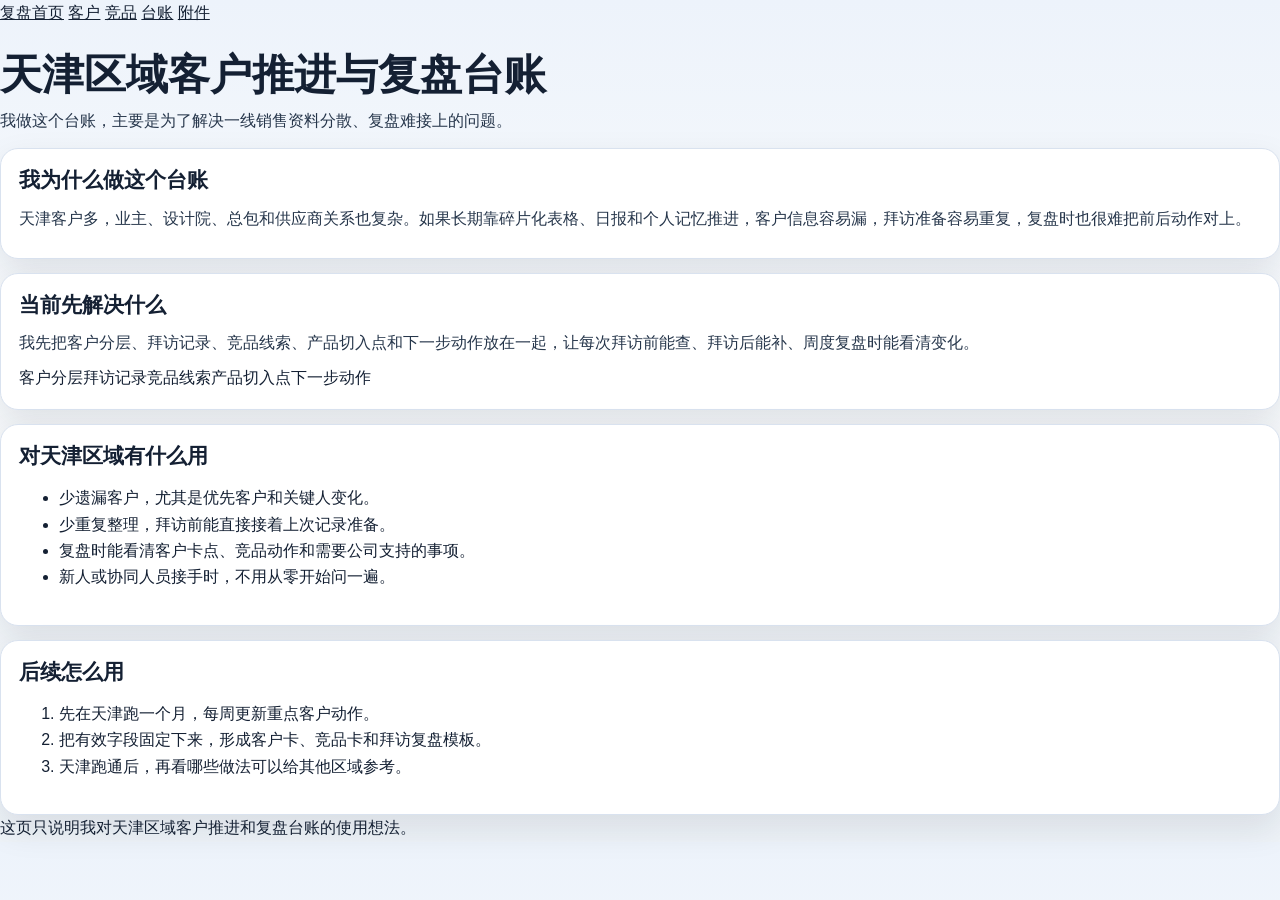
<file: pages/platform.html>
<!doctype html>
<html lang="zh-CN">
<head>
  <meta charset="utf-8">
  <meta name="viewport" content="width=device-width, initial-scale=1">
  <title>天津区域客户推进与复盘台账</title>
  <link rel="stylesheet" href="../assets/style.css">
</head>
<body>
<nav class="topnav">
  <a href="../index.html">复盘首页</a>
  <a href="../pages/customers.html">客户</a>
  <a href="../pages/competitors.html">竞品</a>
  <a href="../pages/platform.html">台账</a>
  <a href="../pages/appendix.html">附件</a>
</nav>
<main class="report subpage">
  <header class="page-head"><h1>天津区域客户推进与复盘台账</h1><p>我做这个台账，主要是为了解决一线销售资料分散、复盘难接上的问题。</p></header>
  <section class="section"><h2>我为什么做这个台账</h2><p>天津客户多，业主、设计院、总包和供应商关系也复杂。如果长期靠碎片化表格、日报和个人记忆推进，客户信息容易漏，拜访准备容易重复，复盘时也很难把前后动作对上。</p></section>
  <section class="section"><h2>当前先解决什么</h2><p>我先把客户分层、拜访记录、竞品线索、产品切入点和下一步动作放在一起，让每次拜访前能查、拜访后能补、周度复盘时能看清变化。</p><div class="chips strong"><span>客户分层</span><span>拜访记录</span><span>竞品线索</span><span>产品切入点</span><span>下一步动作</span></div></section>
  <section class="section"><h2>对天津区域有什么用</h2><ul class="clean-list"><li>少遗漏客户，尤其是优先客户和关键人变化。</li><li>少重复整理，拜访前能直接接着上次记录准备。</li><li>复盘时能看清客户卡点、竞品动作和需要公司支持的事项。</li><li>新人或协同人员接手时，不用从零开始问一遍。</li></ul></section>
  <section class="section"><h2>后续怎么用</h2><ol class="steps"><li>先在天津跑一个月，每周更新重点客户动作。</li><li>把有效字段固定下来，形成客户卡、竞品卡和拜访复盘模板。</li><li>天津跑通后，再看哪些做法可以给其他区域参考。</li></ol></section>
</main><button class="to-top" aria-label="返回顶部">↑</button>
<footer class="footer">这页只说明我对天津区域客户推进和复盘台账的使用想法。</footer>
<script src="../assets/app.js"></script>
</body>
</html>
</file>
<file: assets/style.css>
:root{
  --bg:#f5f7fb;--paper:#ffffff;--ink:#142033;--muted:#667085;--line:#d9e2ef;
  --blue:#1e5aa8;--deep:#123b66;--cyan:#16a3b8;--gold:#b88928;--soft:#eaf2fb;
  --shadow:0 14px 34px rgba(20,32,51,.10);--radius:18px;
}
*{box-sizing:border-box}
html{scroll-behavior:smooth}
body{margin:0;background:linear-gradient(180deg,#edf3fb 0%,#f8fafc 42%,#eef3f8 100%);color:var(--ink);font-family:-apple-system,BlinkMacSystemFont,"PingFang SC","Microsoft YaHei",Arial,sans-serif;line-height:1.65}
a{color:inherit}
.page{max-width:920px;margin:0 auto;padding:18px 14px 44px}
.hero{position:relative;overflow:hidden;padding:28px 20px 22px;border-radius:24px;background:radial-gradient(circle at 92% 8%,rgba(22,163,184,.26),transparent 30%),linear-gradient(135deg,#102f55,#1f5b9d 58%,#267c91);color:#fff;box-shadow:var(--shadow)}
.hero:after{content:"";position:absolute;right:-52px;bottom:-74px;width:220px;height:220px;border:1px solid rgba(255,255,255,.24);border-radius:50%}
.hero-mark{font-size:12px;letter-spacing:.08em;opacity:.86;text-transform:uppercase}
h1{margin:10px 0 8px;font-size:28px;line-height:1.18;letter-spacing:0}
.subtitle{margin:0 0 18px;color:rgba(255,255,255,.86)}
.info-grid{display:grid;grid-template-columns:1fr;gap:10px}
.info-grid div{background:rgba(255,255,255,.13);border:1px solid rgba(255,255,255,.20);border-radius:14px;padding:10px 12px;backdrop-filter:blur(10px)}
.info-grid span{display:block;font-size:12px;opacity:.72}.info-grid b{font-size:14px}
.judgement,.section,.platform,.panel,.subhero{background:var(--paper);border:1px solid var(--line);box-shadow:var(--shadow);border-radius:var(--radius);padding:18px;margin-top:14px}
.judgement{border-left:5px solid var(--gold);font-size:18px;font-weight:700}
.eyebrow{font-size:12px;color:var(--blue);font-weight:800;letter-spacing:.08em;text-transform:uppercase}
h2{margin:0 0 12px;font-size:21px;line-height:1.25} h3{margin:0 0 6px;font-size:15px}
p{margin:8px 0;color:#26364b}.muted{color:var(--muted);font-size:12px}
.card-grid,.module-grid,.org-grid{display:grid;grid-template-columns:1fr 1fr;gap:10px}.card-grid.compact{grid-template-columns:1fr 1fr}
.card{border:1px solid var(--line);background:linear-gradient(180deg,#fff,#f7faff);border-radius:15px;padding:13px;min-height:74px}
.card span{display:block;width:22px;height:4px;border-radius:99px;background:var(--cyan);margin-bottom:9px}
.quote-list p{border-left:4px solid var(--blue);background:var(--soft);padding:10px 12px;border-radius:12px;font-weight:650}
.signal{background:#f7fafc;border:1px solid var(--line);border-radius:14px;padding:12px;margin-bottom:12px}
.strategy-list{display:grid;gap:10px}.strategy-list div{display:flex;gap:12px;background:#fff;border:1px solid var(--line);border-radius:14px;padding:12px}.strategy-list b{color:var(--deep);min-width:42px}
.timeline{padding-left:0;counter-reset:step;display:grid;gap:10px}.timeline li{list-style:none;counter-increment:step;display:grid;grid-template-columns:34px 1fr;gap:10px;align-items:start;background:#fff;border:1px solid var(--line);border-radius:14px;padding:12px}.timeline li:before{content:counter(step);display:grid;place-items:center;width:30px;height:30px;border-radius:50%;background:var(--deep);color:white;font-weight:800}.timeline b,.timeline span{grid-column:2}.timeline span{color:var(--muted)}
.platform{background:linear-gradient(180deg,#102f55,#153f70);color:white}.platform p{color:rgba(255,255,255,.84)}.platform .eyebrow{color:#80e3ef}.platform .card{background:rgba(255,255,255,.09);border-color:rgba(255,255,255,.18);color:white}.platform-points{display:flex;flex-wrap:wrap;gap:8px;margin:14px 0}.platform-points span,.chip,.pill{border:1px solid var(--line);background:#fff;border-radius:99px;padding:7px 10px;font-size:12px}.platform-points span{background:rgba(255,255,255,.13);border-color:rgba(255,255,255,.22);color:white}
.chip-wrap,.pillrow{display:flex;flex-wrap:wrap;gap:8px}.chip{color:var(--deep);font-weight:650}
.table-wrap{overflow-x:auto;border:1px solid var(--line);border-radius:14px;background:#fff}table{width:100%;border-collapse:collapse;min-width:720px}th,td{padding:10px;border-bottom:1px solid var(--line);vertical-align:top;text-align:left;font-size:13px}th{background:#f0f5fb;color:#173b63}
.plan{display:grid;gap:12px}.plan-card{border:1px solid var(--line);border-radius:15px;padding:14px;background:#fff}.plan-card ul{margin:8px 0 0;padding-left:18px}
.link-grid{display:grid;grid-template-columns:1fr;gap:10px}.link-grid a,.back{display:block;text-decoration:none;background:#f2f6fb;border:1px solid var(--line);border-radius:14px;padding:12px;font-weight:700;color:var(--deep)}
.subpage{padding-top:14px}.subhero h1{color:var(--deep);font-size:25px}.subhero p{color:var(--muted)}
.to-top{position:fixed;right:16px;bottom:18px;border:0;border-radius:50%;width:42px;height:42px;background:var(--deep);color:#fff;font-size:20px;box-shadow:var(--shadow);opacity:0;pointer-events:none;transition:.2s}.to-top.show{opacity:1;pointer-events:auto}
@media (min-width:720px){.page{padding:30px 20px 60px}.info-grid{grid-template-columns:1fr 1fr}.card-grid,.module-grid,.org-grid{grid-template-columns:repeat(4,1fr)}.card-grid.compact{grid-template-columns:repeat(5,1fr)}h1{font-size:42px}.link-grid{grid-template-columns:1fr 1fr}}
</file>
